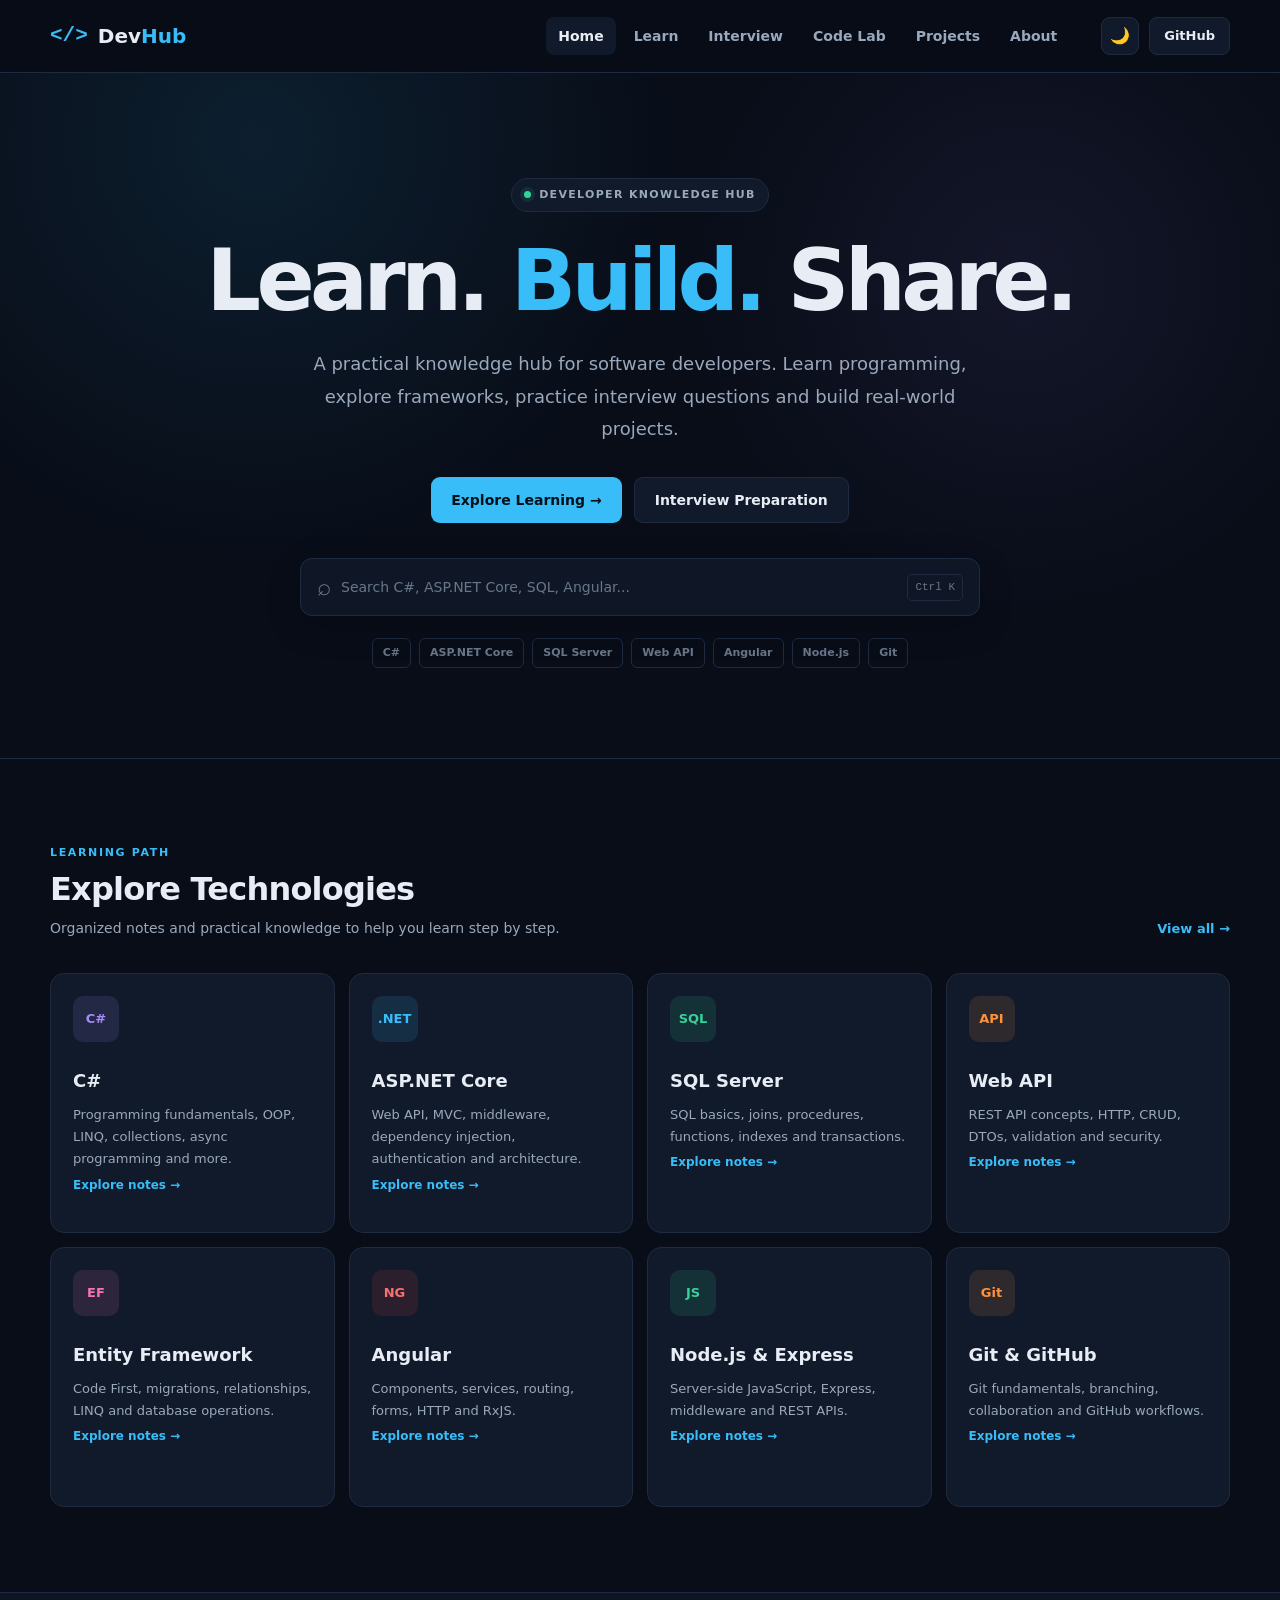
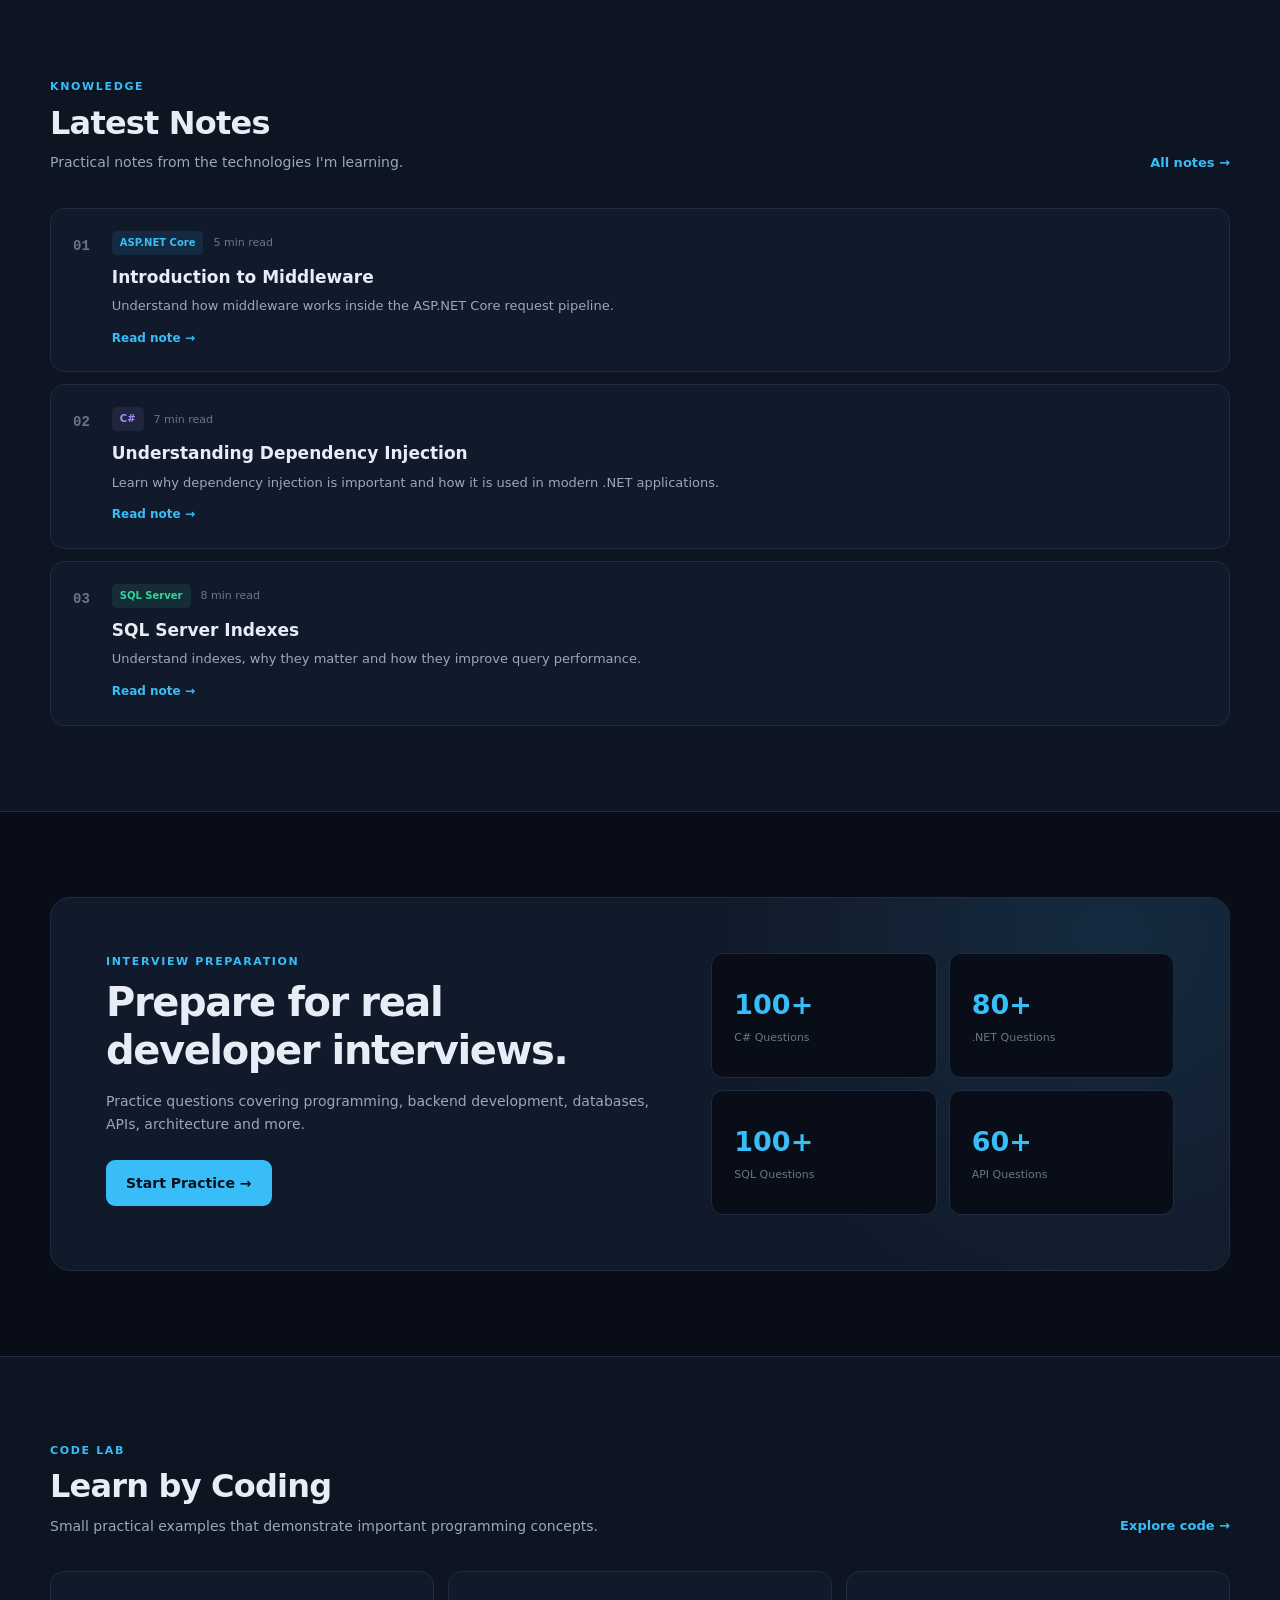
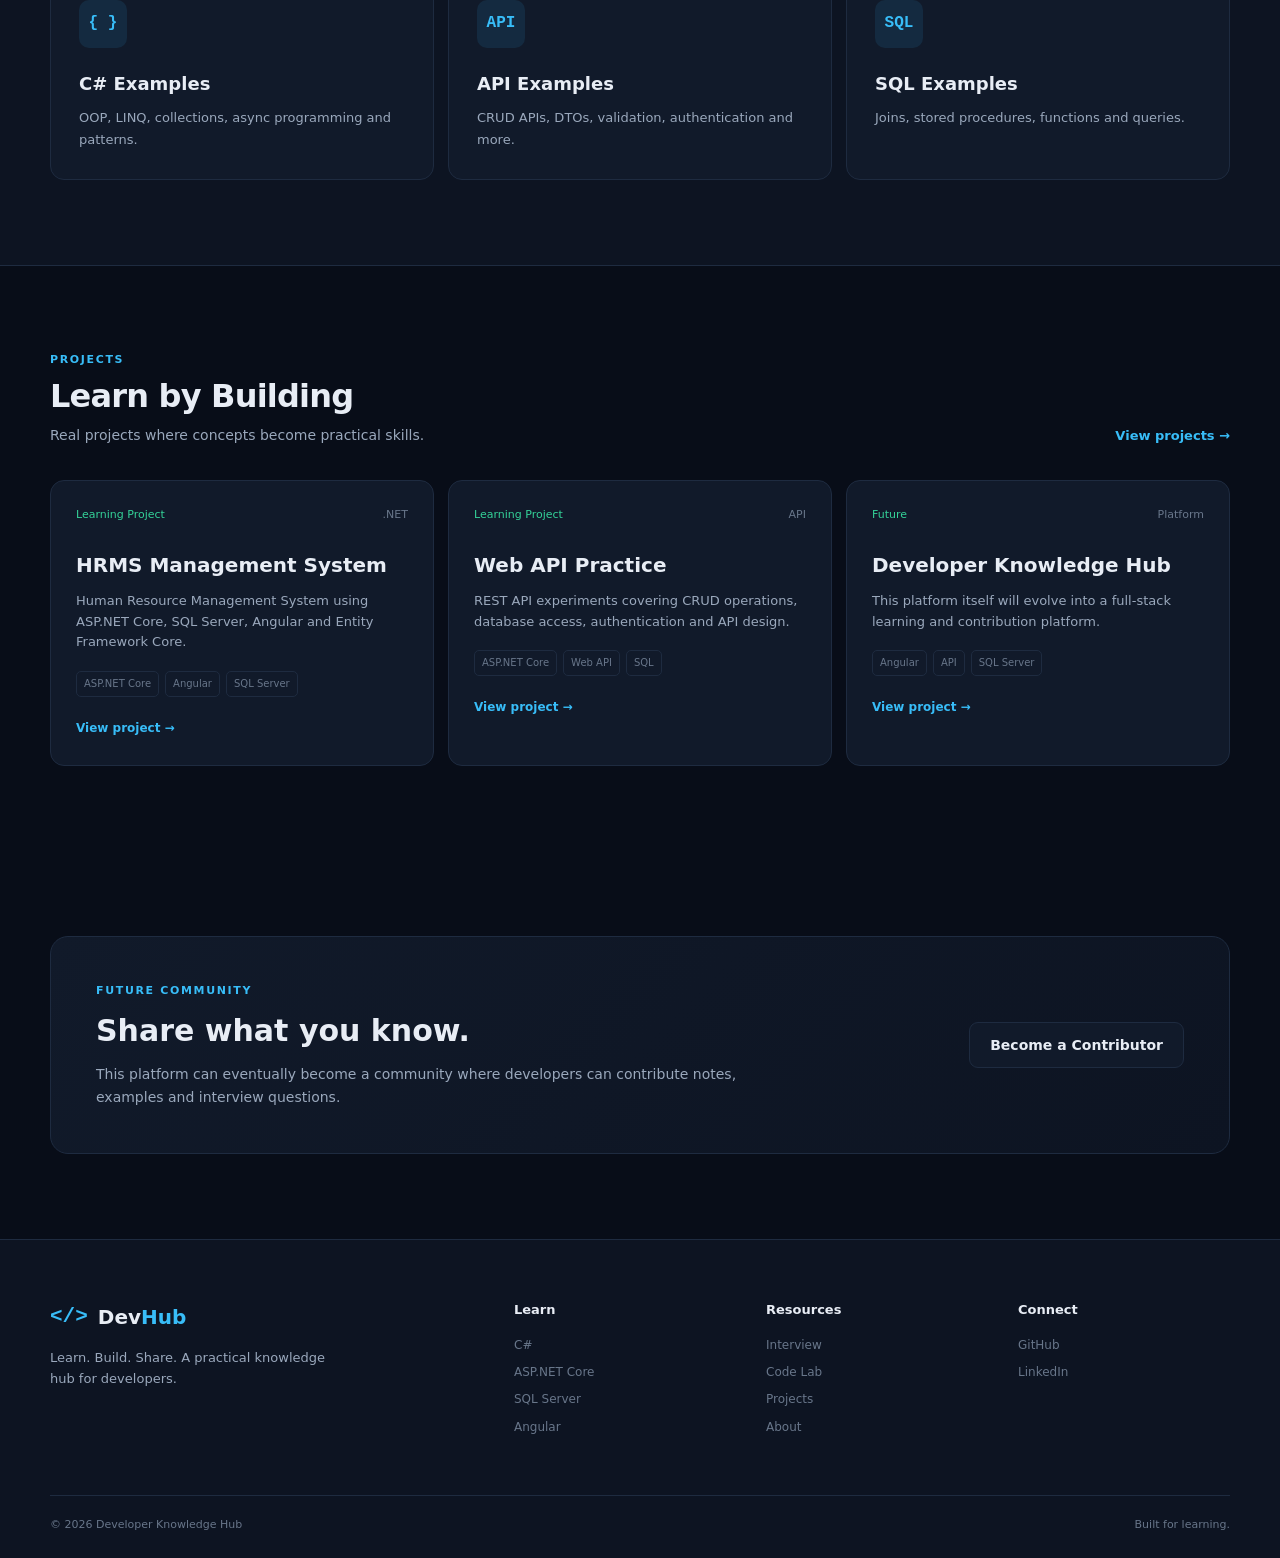
<file: index.html>
<!DOCTYPE html>
<html lang="en">
<head>
    <meta charset="UTF-8">
    <meta name="viewport" content="width=device-width, initial-scale=1.0">

    <meta name="description"
          content="Developer Knowledge Hub - Learn C#, ASP.NET Core, SQL Server, Web API, Angular, Node.js and more.">

    <title>Developer Knowledge Hub | Learn • Build • Share</title>

    <link rel="stylesheet" href="assets/css/style.css">
</head>

<body>

    <!-- =========================
         NAVBAR
    ========================== -->

    <header class="site-header">

        <div class="container nav-container">

            <a href="index.html" class="logo">
                <span class="logo-symbol">&lt;/&gt;</span>
                <span>Dev<span>Hub</span></span>
            </a>

            <button class="mobile-menu-btn"
                    id="mobileMenuBtn"
                    aria-label="Open menu">
                ☰
            </button>

            <nav class="main-nav" id="mainNav">

                <a href="index.html" class="active">Home</a>
                <a href="learn.html">Learn</a>
                <a href="interview.html">Interview</a>
                <a href="code.html">Code Lab</a>
                <a href="projects.html">Projects</a>
                <a href="about.html">About</a>

            </nav>

            <div class="nav-actions">

                <button class="theme-btn"
                        id="themeToggle"
                        title="Toggle theme">
                    🌙
                </button>

                <a href="https://github.com/"
                   target="_blank"
                   class="github-btn">
                    GitHub
                </a>

            </div>

        </div>

    </header>


    <main>

        <!-- =========================
             HERO
        ========================== -->

        <section class="hero">

            <div class="container hero-content">

                <div class="hero-badge">
                    <span class="pulse-dot"></span>
                    DEVELOPER KNOWLEDGE HUB
                </div>

                <h1>
                    Learn.
                    <span>Build.</span>
                    Share.
                </h1>

                <p class="hero-subtitle">

                    A practical knowledge hub for software developers.
                    Learn programming, explore frameworks, practice
                    interview questions and build real-world projects.

                </p>

                <div class="hero-buttons">

                    <a href="learn.html" class="btn btn-primary">
                        Explore Learning →
                    </a>

                    <a href="interview.html" class="btn btn-secondary">
                        Interview Preparation
                    </a>

                </div>


                <!-- Search -->

                <div class="hero-search">

                    <span class="search-icon">⌕</span>

                    <input
                        type="text"
                        id="homeSearch"
                        placeholder="Search C#, ASP.NET Core, SQL, Angular..."
                        autocomplete="off">

                    <kbd>Ctrl K</kbd>

                    <div id="searchResults"
                         class="search-results">
                    </div>

                </div>


                <!-- Technology tags -->

                <div class="technology-tags">

                    <span>C#</span>
                    <span>ASP.NET Core</span>
                    <span>SQL Server</span>
                    <span>Web API</span>
                    <span>Angular</span>
                    <span>Node.js</span>
                    <span>Git</span>

                </div>

            </div>

        </section>


        <!-- =========================
             LEARNING PATH
        ========================== -->

        <section class="section">

            <div class="container">

                <div class="section-heading">

                    <div>

                        <span class="section-label">
                            LEARNING PATH
                        </span>

                        <h2>
                            Explore Technologies
                        </h2>

                        <p>
                            Organized notes and practical knowledge
                            to help you learn step by step.
                        </p>

                    </div>

                    <a href="learn.html"
                       class="text-link">
                        View all →
                    </a>

                </div>


                <div class="topic-grid">


                    <!-- C# -->

                    <a href="topics/csharp.html"
                       class="topic-card">

                        <div class="topic-icon csharp-icon">
                            C#
                        </div>

                        <div class="topic-card-body">

                            <h3>C#</h3>

                            <p>
                                Programming fundamentals,
                                OOP, LINQ, collections,
                                async programming and more.
                            </p>

                            <span class="topic-count">
                                Explore notes →
                            </span>

                        </div>

                    </a>


                    <!-- ASP.NET -->

                    <a href="topics/aspnet-core.html"
                       class="topic-card">

                        <div class="topic-icon dotnet-icon">
                            .NET
                        </div>

                        <div class="topic-card-body">

                            <h3>ASP.NET Core</h3>

                            <p>
                                Web API, MVC, middleware,
                                dependency injection,
                                authentication and architecture.
                            </p>

                            <span class="topic-count">
                                Explore notes →
                            </span>

                        </div>

                    </a>


                    <!-- SQL -->

                    <a href="topics/sql-server.html"
                       class="topic-card">

                        <div class="topic-icon sql-icon">
                            SQL
                        </div>

                        <div class="topic-card-body">

                            <h3>SQL Server</h3>

                            <p>
                                SQL basics, joins, procedures,
                                functions, indexes and transactions.
                            </p>

                            <span class="topic-count">
                                Explore notes →
                            </span>

                        </div>

                    </a>


                    <!-- Web API -->

                    <a href="topics/web-api.html"
                       class="topic-card">

                        <div class="topic-icon api-icon">
                            API
                        </div>

                        <div class="topic-card-body">

                            <h3>Web API</h3>

                            <p>
                                REST API concepts, HTTP,
                                CRUD, DTOs, validation and security.
                            </p>

                            <span class="topic-count">
                                Explore notes →
                            </span>

                        </div>

                    </a>


                    <!-- EF Core -->

                    <a href="topics/entity-framework.html"
                       class="topic-card">

                        <div class="topic-icon ef-icon">
                            EF
                        </div>

                        <div class="topic-card-body">

                            <h3>Entity Framework</h3>

                            <p>
                                Code First, migrations,
                                relationships, LINQ and database operations.
                            </p>

                            <span class="topic-count">
                                Explore notes →
                            </span>

                        </div>

                    </a>


                    <!-- Angular -->

                    <a href="topics/angular.html"
                       class="topic-card">

                        <div class="topic-icon angular-icon">
                            NG
                        </div>

                        <div class="topic-card-body">

                            <h3>Angular</h3>

                            <p>
                                Components, services, routing,
                                forms, HTTP and RxJS.
                            </p>

                            <span class="topic-count">
                                Explore notes →
                            </span>

                        </div>

                    </a>


                    <!-- Node -->

                    <a href="topics/nodejs.html"
                       class="topic-card">

                        <div class="topic-icon node-icon">
                            JS
                        </div>

                        <div class="topic-card-body">

                            <h3>Node.js & Express</h3>

                            <p>
                                Server-side JavaScript,
                                Express, middleware and REST APIs.
                            </p>

                            <span class="topic-count">
                                Explore notes →
                            </span>

                        </div>

                    </a>


                    <!-- Git -->

                    <a href="topics/git-github.html"
                       class="topic-card">

                        <div class="topic-icon git-icon">
                            Git
                        </div>

                        <div class="topic-card-body">

                            <h3>Git & GitHub</h3>

                            <p>
                                Git fundamentals, branching,
                                collaboration and GitHub workflows.
                            </p>

                            <span class="topic-count">
                                Explore notes →
                            </span>

                        </div>

                    </a>

                </div>

            </div>

        </section>


        <!-- =========================
             LATEST NOTES
        ========================== -->

        <section class="section section-alt">

            <div class="container">

                <div class="section-heading">

                    <div>

                        <span class="section-label">
                            KNOWLEDGE
                        </span>

                        <h2>
                            Latest Notes
                        </h2>

                        <p>
                            Practical notes from the technologies I'm learning.
                        </p>

                    </div>

                    <a href="learn.html"
                       class="text-link">
                        All notes →
                    </a>

                </div>


                <div class="notes-list">


                    <article class="note-card">

                        <div class="note-number">
                            01
                        </div>

                        <div class="note-content">

                            <div class="note-meta">
                                <span class="tag tag-blue">
                                    ASP.NET Core
                                </span>

                                <span>
                                    5 min read
                                </span>
                            </div>

                            <h3>
                                Introduction to Middleware
                            </h3>

                            <p>
                                Understand how middleware works inside
                                the ASP.NET Core request pipeline.
                            </p>

                            <a href="topics/aspnet-core.html">
                                Read note →
                            </a>

                        </div>

                    </article>


                    <article class="note-card">

                        <div class="note-number">
                            02
                        </div>

                        <div class="note-content">

                            <div class="note-meta">

                                <span class="tag tag-purple">
                                    C#
                                </span>

                                <span>
                                    7 min read
                                </span>

                            </div>

                            <h3>
                                Understanding Dependency Injection
                            </h3>

                            <p>
                                Learn why dependency injection is important
                                and how it is used in modern .NET applications.
                            </p>

                            <a href="topics/csharp.html">
                                Read note →
                            </a>

                        </div>

                    </article>


                    <article class="note-card">

                        <div class="note-number">
                            03
                        </div>

                        <div class="note-content">

                            <div class="note-meta">

                                <span class="tag tag-green">
                                    SQL Server
                                </span>

                                <span>
                                    8 min read
                                </span>

                            </div>

                            <h3>
                                SQL Server Indexes
                            </h3>

                            <p>
                                Understand indexes, why they matter
                                and how they improve query performance.
                            </p>

                            <a href="topics/sql-server.html">
                                Read note →
                            </a>

                        </div>

                    </article>


                </div>

            </div>

        </section>


        <!-- =========================
             INTERVIEW
        ========================== -->

        <section class="section">

            <div class="container">

                <div class="interview-banner">

                    <div class="interview-content">

                        <span class="section-label">
                            INTERVIEW PREPARATION
                        </span>

                        <h2>
                            Prepare for real
                            developer interviews.
                        </h2>

                        <p>
                            Practice questions covering programming,
                            backend development, databases, APIs,
                            architecture and more.
                        </p>

                        <a href="interview.html"
                           class="btn btn-primary">
                            Start Practice →
                        </a>

                    </div>


                    <div class="interview-topics">

                        <div>
                            <strong>100+</strong>
                            <span>C# Questions</span>
                        </div>

                        <div>
                            <strong>80+</strong>
                            <span>.NET Questions</span>
                        </div>

                        <div>
                            <strong>100+</strong>
                            <span>SQL Questions</span>
                        </div>

                        <div>
                            <strong>60+</strong>
                            <span>API Questions</span>
                        </div>

                    </div>

                </div>

            </div>

        </section>


        <!-- =========================
             CODE LAB
        ========================== -->

        <section class="section section-alt">

            <div class="container">

                <div class="section-heading">

                    <div>

                        <span class="section-label">
                            CODE LAB
                        </span>

                        <h2>
                            Learn by Coding
                        </h2>

                        <p>
                            Small practical examples that demonstrate
                            important programming concepts.
                        </p>

                    </div>

                    <a href="code.html"
                       class="text-link">
                        Explore code →
                    </a>

                </div>


                <div class="code-grid">

                    <a href="code.html"
                       class="code-card">

                        <div class="code-card-icon">
                            { }
                        </div>

                        <h3>
                            C# Examples
                        </h3>

                        <p>
                            OOP, LINQ, collections,
                            async programming and patterns.
                        </p>

                    </a>


                    <a href="code.html"
                       class="code-card">

                        <div class="code-card-icon">
                            API
                        </div>

                        <h3>
                            API Examples
                        </h3>

                        <p>
                            CRUD APIs, DTOs, validation,
                            authentication and more.
                        </p>

                    </a>


                    <a href="code.html"
                       class="code-card">

                        <div class="code-card-icon">
                            SQL
                        </div>

                        <h3>
                            SQL Examples
                        </h3>

                        <p>
                            Joins, stored procedures,
                            functions and queries.
                        </p>

                    </a>

                </div>

            </div>

        </section>


        <!-- =========================
             PROJECTS
        ========================== -->

        <section class="section">

            <div class="container">

                <div class="section-heading">

                    <div>

                        <span class="section-label">
                            PROJECTS
                        </span>

                        <h2>
                            Learn by Building
                        </h2>

                        <p>
                            Real projects where concepts become practical skills.
                        </p>

                    </div>

                    <a href="projects.html"
                       class="text-link">
                        View projects →
                    </a>

                </div>


                <div class="project-grid">


                    <article class="project-card">

                        <div class="project-top">

                            <span class="project-status">
                                Learning Project
                            </span>

                            <span>
                                .NET
                            </span>

                        </div>

                        <h3>
                            HRMS Management System
                        </h3>

                        <p>
                            Human Resource Management System
                            using ASP.NET Core, SQL Server,
                            Angular and Entity Framework Core.
                        </p>

                        <div class="project-tags">

                            <span>ASP.NET Core</span>
                            <span>Angular</span>
                            <span>SQL Server</span>

                        </div>

                        <a href="projects.html">
                            View project →
                        </a>

                    </article>


                    <article class="project-card">

                        <div class="project-top">

                            <span class="project-status">
                                Learning Project
                            </span>

                            <span>
                                API
                            </span>

                        </div>

                        <h3>
                            Web API Practice
                        </h3>

                        <p>
                            REST API experiments covering
                            CRUD operations, database access,
                            authentication and API design.
                        </p>

                        <div class="project-tags">

                            <span>ASP.NET Core</span>
                            <span>Web API</span>
                            <span>SQL</span>

                        </div>

                        <a href="projects.html">
                            View project →
                        </a>

                    </article>


                    <article class="project-card">

                        <div class="project-top">

                            <span class="project-status">
                                Future
                            </span>

                            <span>
                                Platform
                            </span>

                        </div>

                        <h3>
                            Developer Knowledge Hub
                        </h3>

                        <p>
                            This platform itself will evolve into
                            a full-stack learning and contribution platform.
                        </p>

                        <div class="project-tags">

                            <span>Angular</span>
                            <span>API</span>
                            <span>SQL Server</span>

                        </div>

                        <a href="projects.html">
                            View project →
                        </a>

                    </article>


                </div>

            </div>

        </section>


        <!-- =========================
             CONTRIBUTION CTA
        ========================== -->

        <section class="section">

            <div class="container">

                <div class="contribute-card">

                    <div>

                        <span class="section-label">
                            FUTURE COMMUNITY
                        </span>

                        <h2>
                            Share what you know.
                        </h2>

                        <p>
                            This platform can eventually become a
                            community where developers can contribute
                            notes, examples and interview questions.
                        </p>

                    </div>

                    <button class="btn btn-secondary"
                            onclick="showComingSoon()">
                        Become a Contributor
                    </button>

                </div>

            </div>

        </section>

    </main>


    <!-- =========================
         FOOTER
    ========================== -->

    <footer class="site-footer">

        <div class="container">

            <div class="footer-grid">

                <div>

                    <a href="index.html"
                       class="logo footer-logo">

                        <span class="logo-symbol">
                            &lt;/&gt;
                        </span>

                        <span>
                            Dev<span>Hub</span>
                        </span>

                    </a>

                    <p class="footer-description">
                        Learn. Build. Share.
                        A practical knowledge hub for developers.
                    </p>

                </div>


                <div>

                    <h4>
                        Learn
                    </h4>

                    <a href="topics/csharp.html">
                        C#
                    </a>

                    <a href="topics/aspnet-core.html">
                        ASP.NET Core
                    </a>

                    <a href="topics/sql-server.html">
                        SQL Server
                    </a>

                    <a href="topics/angular.html">
                        Angular
                    </a>

                </div>


                <div>

                    <h4>
                        Resources
                    </h4>

                    <a href="interview.html">
                        Interview
                    </a>

                    <a href="code.html">
                        Code Lab
                    </a>

                    <a href="projects.html">
                        Projects
                    </a>

                    <a href="about.html">
                        About
                    </a>

                </div>


                <div>

                    <h4>
                        Connect
                    </h4>

                    <a href="https://github.com/kayumsntx"
                       target="_blank">
                        GitHub
                    </a>

                    <a href="#">
                        LinkedIn
                    </a>

                </div>

            </div>


            <div class="footer-bottom">

                <span>
                    © <span id="currentYear"></span>
                    Developer Knowledge Hub
                </span>

                <span>
                    Built for learning.
                </span>

            </div>

        </div>

    </footer>


    <script src="assets/js/app.js"></script>

</body>
</html>
</file>
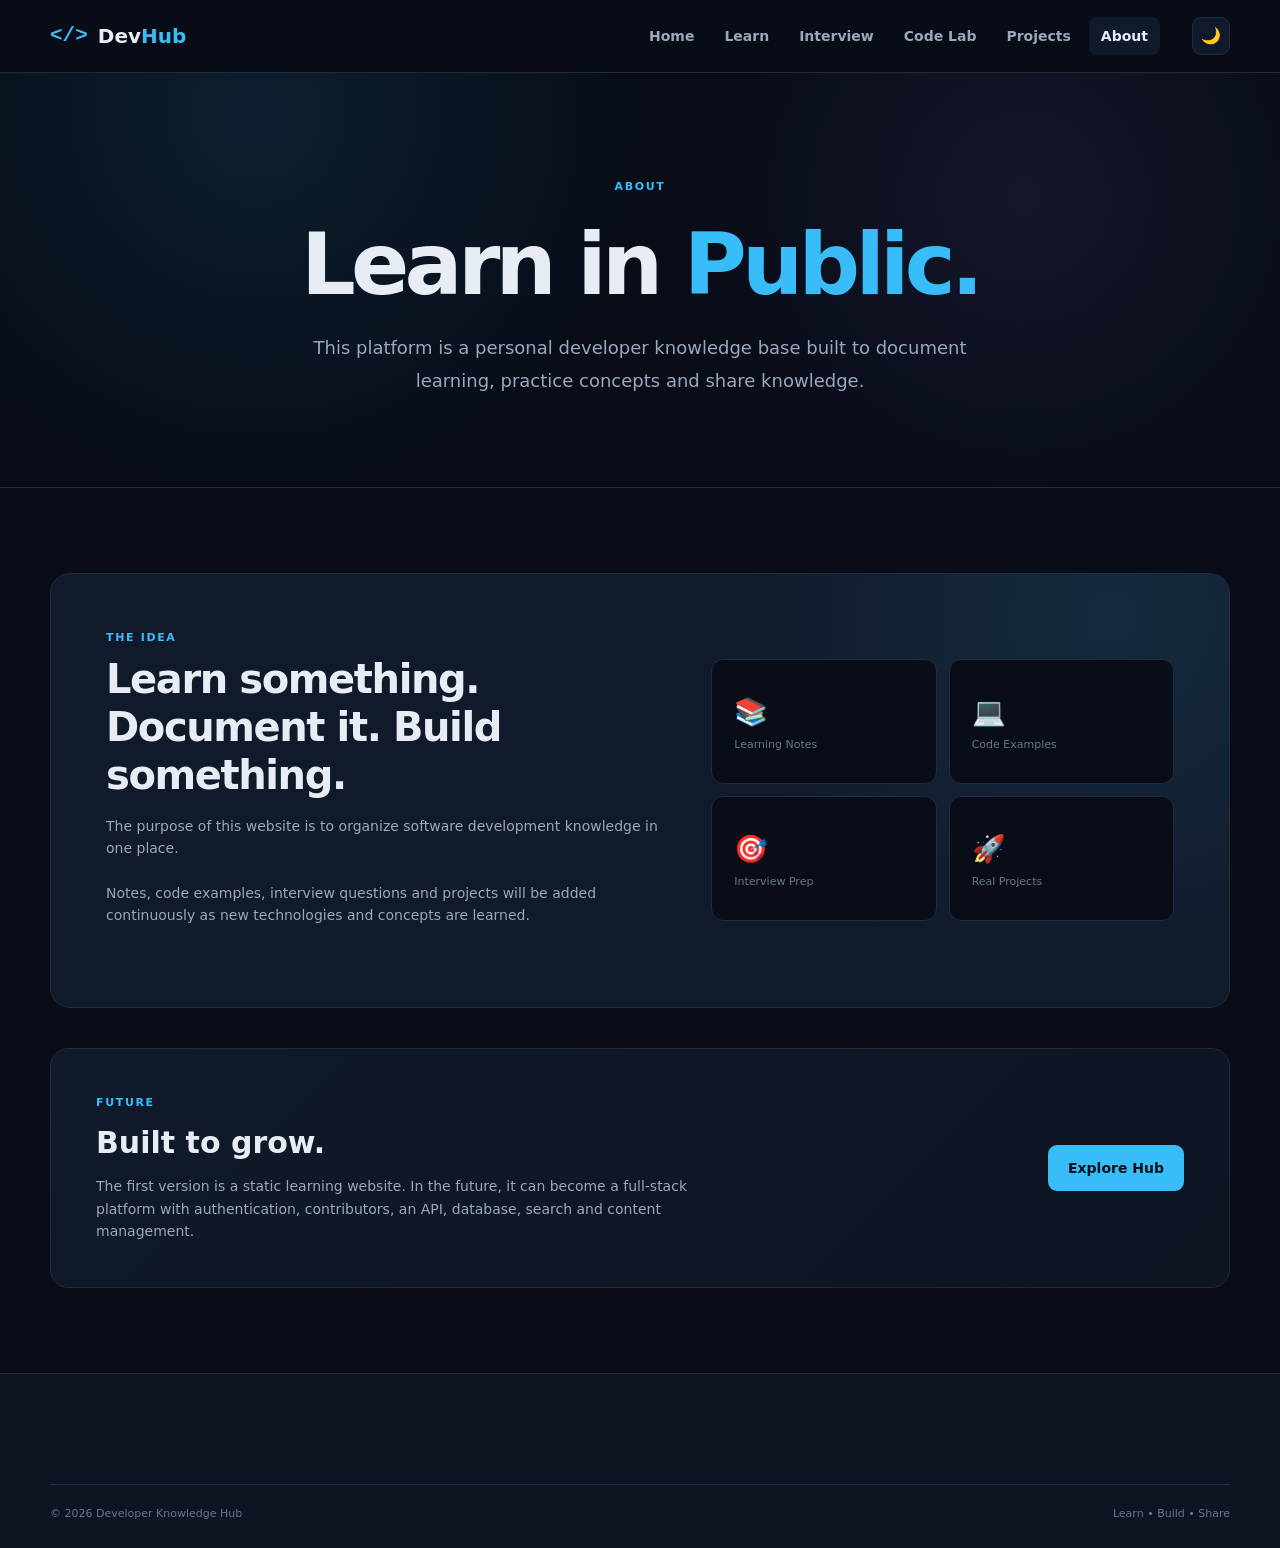
<file: about.html>
<!DOCTYPE html>
<html lang="en">

<head>

    <meta charset="UTF-8">

    <meta name="viewport"
          content="width=device-width, initial-scale=1.0">

    <title>About | Developer Knowledge Hub</title>

    <link rel="stylesheet"
          href="assets/css/style.css">

</head>


<body>


<header class="site-header">

    <div class="container nav-container">

        <a href="index.html"
           class="logo">

            <span class="logo-symbol">
                &lt;/&gt;
            </span>

            <span>
                Dev<span>Hub</span>
            </span>

        </a>


        <button class="mobile-menu-btn"
                id="mobileMenuBtn">
            ☰
        </button>


        <nav class="main-nav"
             id="mainNav">

            <a href="index.html">Home</a>

            <a href="learn.html">Learn</a>

            <a href="interview.html">Interview</a>

            <a href="code.html">Code Lab</a>

            <a href="projects.html">Projects</a>

            <a href="about.html"
               class="active">
                About
            </a>

        </nav>


        <div class="nav-actions">

            <button class="theme-btn"
                    id="themeToggle">
                🌙
            </button>

        </div>

    </div>

</header>


<main>


<section class="hero">

    <div class="container hero-content">

        <span class="section-label">
            ABOUT
        </span>

        <h1>
            Learn in <span>Public.</span>
        </h1>

        <p class="hero-subtitle">

            This platform is a personal developer
            knowledge base built to document learning,
            practice concepts and share knowledge.

        </p>

    </div>

</section>


<section class="section">

    <div class="container">


        <div class="interview-banner">

            <div class="interview-content">

                <span class="section-label">
                    THE IDEA
                </span>

                <h2>
                    Learn something.
                    Document it.
                    Build something.
                </h2>

                <p>

                    The purpose of this website is to organize
                    software development knowledge in one place.

                    <br><br>

                    Notes, code examples, interview questions
                    and projects will be added continuously
                    as new technologies and concepts are learned.

                </p>

            </div>


            <div class="interview-topics">

                <div>

                    <strong>
                        📚
                    </strong>

                    <span>
                        Learning Notes
                    </span>

                </div>

                <div>

                    <strong>
                        💻
                    </strong>

                    <span>
                        Code Examples
                    </span>

                </div>

                <div>

                    <strong>
                        🎯
                    </strong>

                    <span>
                        Interview Prep
                    </span>

                </div>

                <div>

                    <strong>
                        🚀
                    </strong>

                    <span>
                        Real Projects
                    </span>

                </div>

            </div>

        </div>


        <div style="height:40px"></div>


        <div class="contribute-card">

            <div>

                <span class="section-label">
                    FUTURE
                </span>

                <h2>
                    Built to grow.
                </h2>

                <p>

                    The first version is a static learning website.
                    In the future, it can become a full-stack platform
                    with authentication, contributors, an API,
                    database, search and content management.

                </p>

            </div>

            <a href="index.html"
               class="btn btn-primary">
                Explore Hub
            </a>

        </div>


    </div>

</section>


</main>


<footer class="site-footer">

    <div class="container">

        <div class="footer-bottom">

            <span>
                © <span id="currentYear"></span>
                Developer Knowledge Hub
            </span>

            <span>
                Learn • Build • Share
            </span>

        </div>

    </div>

</footer>


<script src="assets/js/app.js"></script>

</body>
</html>
</file>
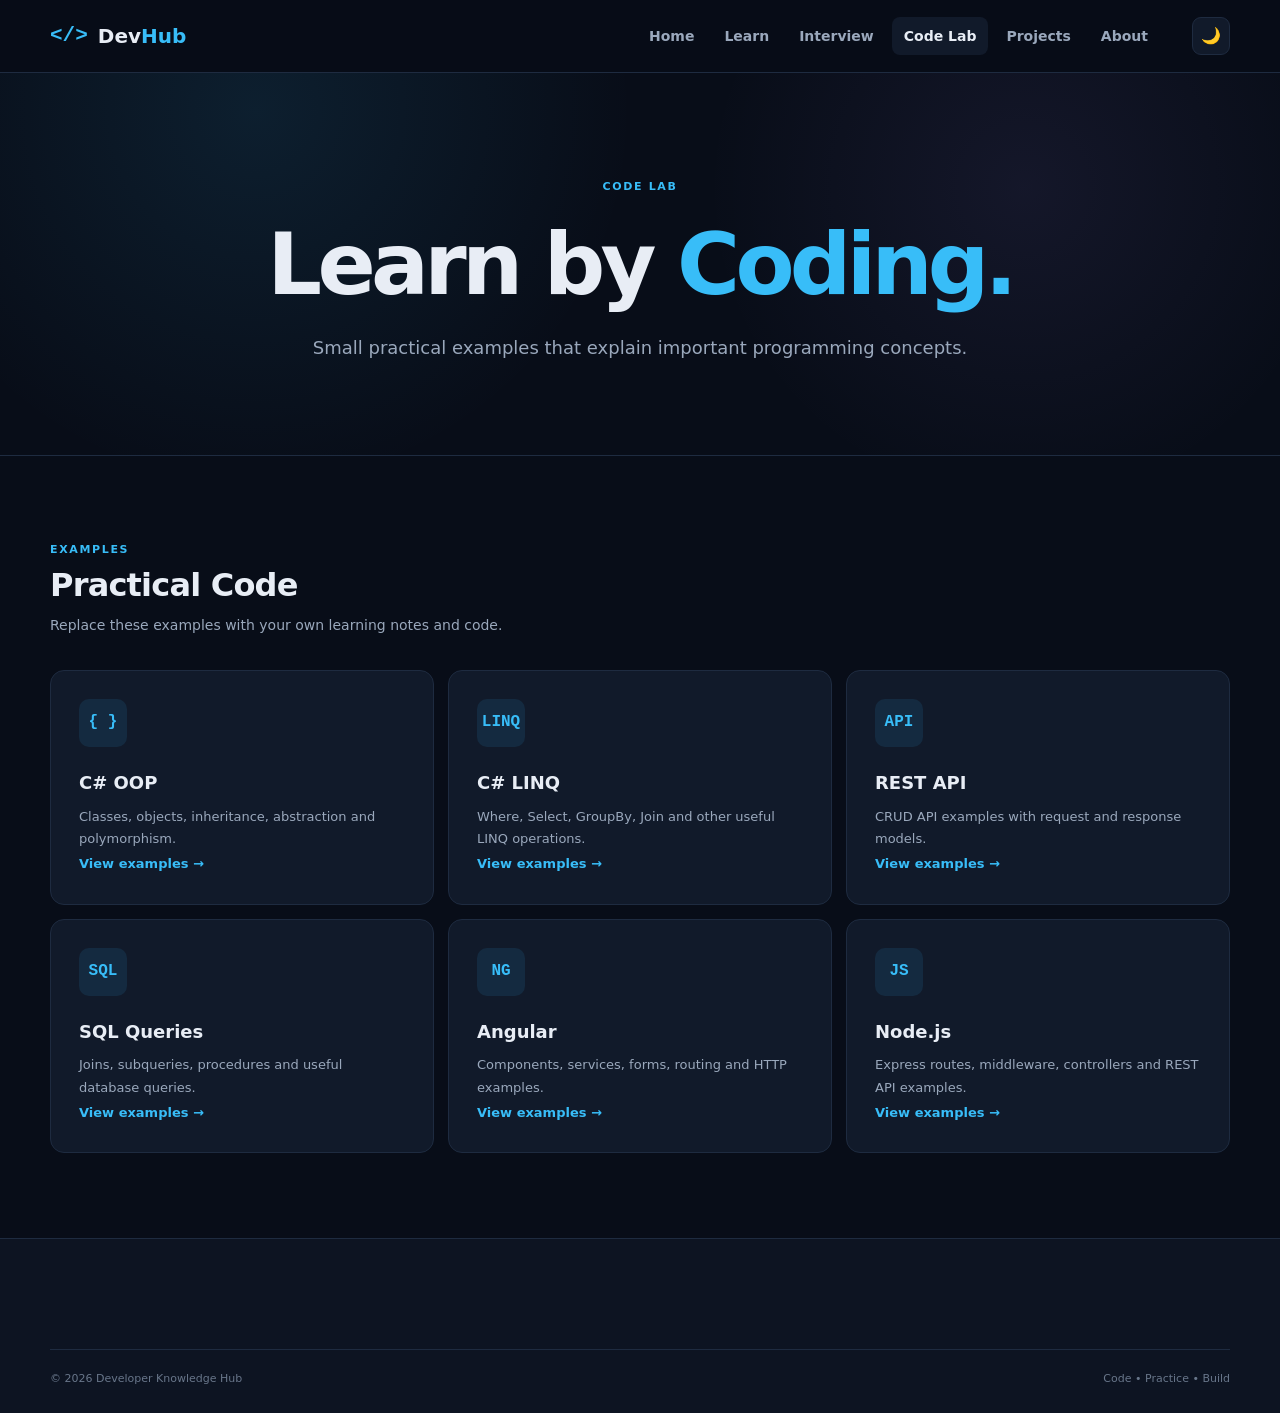
<file: code.html>
<!DOCTYPE html>
<html lang="en">

<head>

    <meta charset="UTF-8">

    <meta name="viewport"
          content="width=device-width, initial-scale=1.0">

    <title>Code Lab | Developer Knowledge Hub</title>

    <link rel="stylesheet"
          href="assets/css/style.css">

</head>


<body>


<header class="site-header">

    <div class="container nav-container">

        <a href="index.html"
           class="logo">

            <span class="logo-symbol">
                &lt;/&gt;
            </span>

            <span>
                Dev<span>Hub</span>
            </span>

        </a>


        <button class="mobile-menu-btn"
                id="mobileMenuBtn">
            ☰
        </button>


        <nav class="main-nav"
             id="mainNav">

            <a href="index.html">Home</a>

            <a href="learn.html">Learn</a>

            <a href="interview.html">Interview</a>

            <a href="code.html"
               class="active">
                Code Lab
            </a>

            <a href="projects.html">Projects</a>

            <a href="about.html">About</a>

        </nav>


        <div class="nav-actions">

            <button class="theme-btn"
                    id="themeToggle">
                🌙
            </button>

        </div>

    </div>

</header>


<main>


<section class="hero">

    <div class="container hero-content">

        <span class="section-label">
            CODE LAB
        </span>

        <h1>
            Learn by <span>Coding.</span>
        </h1>

        <p class="hero-subtitle">

            Small practical examples that explain
            important programming concepts.

        </p>

    </div>

</section>


<section class="section">

    <div class="container">


        <div class="section-heading">

            <div>

                <span class="section-label">
                    EXAMPLES
                </span>

                <h2>
                    Practical Code
                </h2>

                <p>
                    Replace these examples with your
                    own learning notes and code.
                </p>

            </div>

        </div>


        <div class="code-grid">


            <article class="code-card">

                <div class="code-card-icon">
                    { }
                </div>

                <h3>
                    C# OOP
                </h3>

                <p>
                    Classes, objects, inheritance,
                    abstraction and polymorphism.
                </p>

                <a href="topics/csharp.html"
                   class="text-link">
                    View examples →
                </a>

            </article>


            <article class="code-card">

                <div class="code-card-icon">
                    LINQ
                </div>

                <h3>
                    C# LINQ
                </h3>

                <p>
                    Where, Select, GroupBy,
                    Join and other useful LINQ operations.
                </p>

                <a href="topics/csharp.html"
                   class="text-link">
                    View examples →
                </a>

            </article>


            <article class="code-card">

                <div class="code-card-icon">
                    API
                </div>

                <h3>
                    REST API
                </h3>

                <p>
                    CRUD API examples with
                    request and response models.
                </p>

                <a href="topics/web-api.html"
                   class="text-link">
                    View examples →
                </a>

            </article>


            <article class="code-card">

                <div class="code-card-icon">
                    SQL
                </div>

                <h3>
                    SQL Queries
                </h3>

                <p>
                    Joins, subqueries,
                    procedures and useful database queries.
                </p>

                <a href="topics/sql-server.html"
                   class="text-link">
                    View examples →
                </a>

            </article>


            <article class="code-card">

                <div class="code-card-icon">
                    NG
                </div>

                <h3>
                    Angular
                </h3>

                <p>
                    Components, services,
                    forms, routing and HTTP examples.
                </p>

                <a href="topics/angular.html"
                   class="text-link">
                    View examples →
                </a>

            </article>


            <article class="code-card">

                <div class="code-card-icon">
                    JS
                </div>

                <h3>
                    Node.js
                </h3>

                <p>
                    Express routes, middleware,
                    controllers and REST API examples.
                </p>

                <a href="topics/nodejs.html"
                   class="text-link">
                    View examples →
                </a>

            </article>


        </div>


    </div>

</section>


</main>


<footer class="site-footer">

    <div class="container">

        <div class="footer-bottom">

            <span>
                © <span id="currentYear"></span>
                Developer Knowledge Hub
            </span>

            <span>
                Code • Practice • Build
            </span>

        </div>

    </div>

</footer>


<script src="assets/js/app.js"></script>

</body>
</html>
</file>
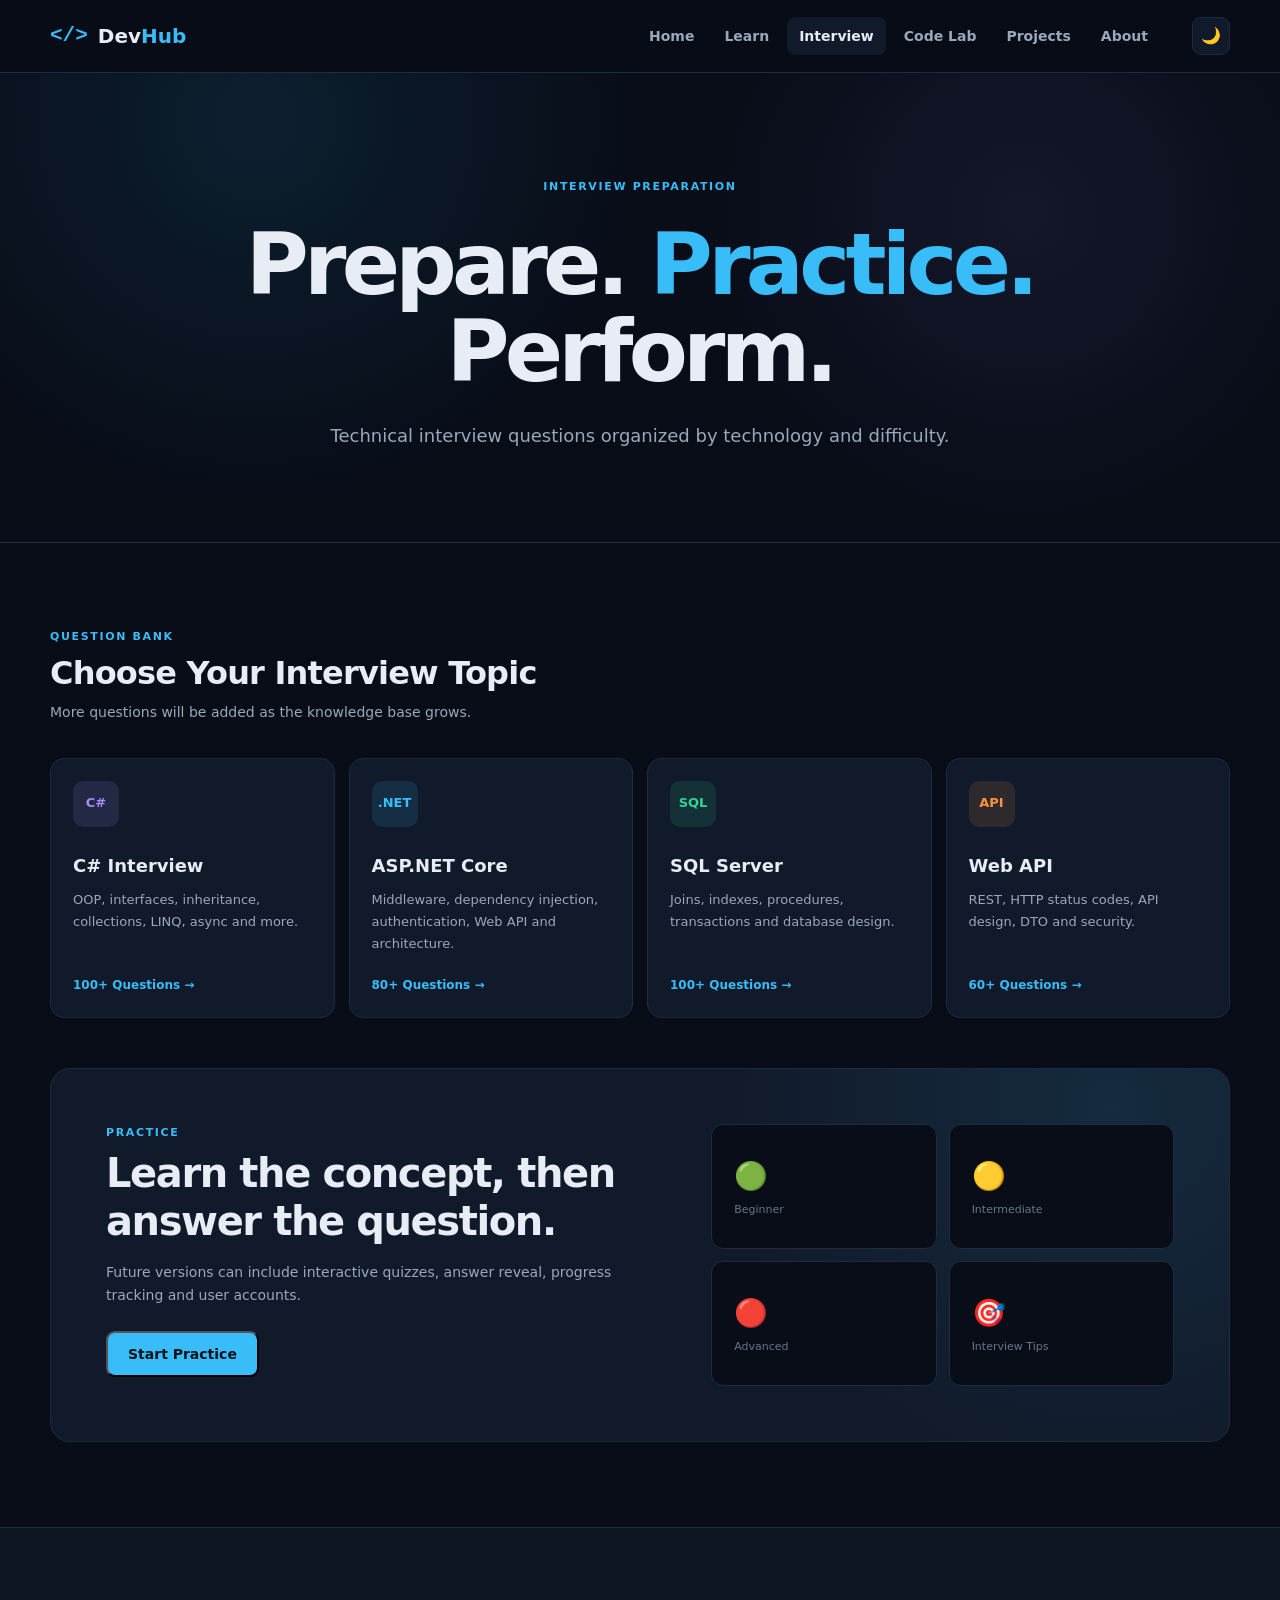
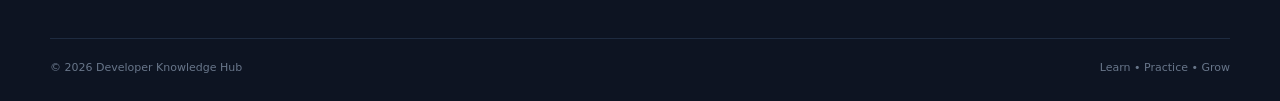
<file: interview.html>
<!DOCTYPE html>
<html lang="en">

<head>

    <meta charset="UTF-8">

    <meta name="viewport"
          content="width=device-width, initial-scale=1.0">

    <title>Interview Preparation | Developer Knowledge Hub</title>

    <link rel="stylesheet"
          href="assets/css/style.css">

</head>


<body>


<header class="site-header">

    <div class="container nav-container">

        <a href="index.html"
           class="logo">

            <span class="logo-symbol">
                &lt;/&gt;
            </span>

            <span>
                Dev<span>Hub</span>
            </span>

        </a>


        <button class="mobile-menu-btn"
                id="mobileMenuBtn">
            ☰
        </button>


        <nav class="main-nav"
             id="mainNav">

            <a href="index.html">
                Home
            </a>

            <a href="learn.html">
                Learn
            </a>

            <a href="interview.html"
               class="active">
                Interview
            </a>

            <a href="code.html">
                Code Lab
            </a>

            <a href="projects.html">
                Projects
            </a>

            <a href="about.html">
                About
            </a>

        </nav>


        <div class="nav-actions">

            <button class="theme-btn"
                    id="themeToggle">
                🌙
            </button>

        </div>

    </div>

</header>


<main>


<section class="hero">

    <div class="container hero-content">

        <span class="section-label">
            INTERVIEW PREPARATION
        </span>

        <h1>
            Prepare. <span>Practice.</span> Perform.
        </h1>

        <p class="hero-subtitle">

            Technical interview questions
            organized by technology and difficulty.

        </p>

    </div>

</section>


<section class="section">

    <div class="container">


        <div class="section-heading">

            <div>

                <span class="section-label">
                    QUESTION BANK
                </span>

                <h2>
                    Choose Your Interview Topic
                </h2>

                <p>
                    More questions will be added as the
                    knowledge base grows.
                </p>

            </div>

        </div>


        <div class="topic-grid">


            <article class="topic-card">

                <div class="topic-icon csharp-icon">
                    C#
                </div>

                <h3>
                    C# Interview
                </h3>

                <p>
                    OOP, interfaces, inheritance,
                    collections, LINQ, async and more.
                </p>

                <span class="topic-count">
                    100+ Questions →
                </span>

            </article>


            <article class="topic-card">

                <div class="topic-icon dotnet-icon">
                    .NET
                </div>

                <h3>
                    ASP.NET Core
                </h3>

                <p>
                    Middleware, dependency injection,
                    authentication, Web API and architecture.
                </p>

                <span class="topic-count">
                    80+ Questions →
                </span>

            </article>


            <article class="topic-card">

                <div class="topic-icon sql-icon">
                    SQL
                </div>

                <h3>
                    SQL Server
                </h3>

                <p>
                    Joins, indexes, procedures,
                    transactions and database design.
                </p>

                <span class="topic-count">
                    100+ Questions →
                </span>

            </article>


            <article class="topic-card">

                <div class="topic-icon api-icon">
                    API
                </div>

                <h3>
                    Web API
                </h3>

                <p>
                    REST, HTTP status codes,
                    API design, DTO and security.
                </p>

                <span class="topic-count">
                    60+ Questions →
                </span>

            </article>


        </div>


        <div style="height:50px"></div>


        <div class="interview-banner">

            <div class="interview-content">

                <span class="section-label">
                    PRACTICE
                </span>

                <h2>
                    Learn the concept,
                    then answer the question.
                </h2>

                <p>
                    Future versions can include
                    interactive quizzes, answer reveal,
                    progress tracking and user accounts.
                </p>

                <button class="btn btn-primary"
                        onclick="showComingSoon()">
                    Start Practice
                </button>

            </div>


            <div class="interview-topics">

                <div>
                    <strong>🟢</strong>
                    <span>Beginner</span>
                </div>

                <div>
                    <strong>🟡</strong>
                    <span>Intermediate</span>
                </div>

                <div>
                    <strong>🔴</strong>
                    <span>Advanced</span>
                </div>

                <div>
                    <strong>🎯</strong>
                    <span>Interview Tips</span>
                </div>

            </div>

        </div>


    </div>

</section>


</main>


<footer class="site-footer">

    <div class="container">

        <div class="footer-bottom">

            <span>
                © <span id="currentYear"></span>
                Developer Knowledge Hub
            </span>

            <span>
                Learn • Practice • Grow
            </span>

        </div>

    </div>

</footer>


<script src="assets/js/app.js"></script>

</body>
</html>
</file>
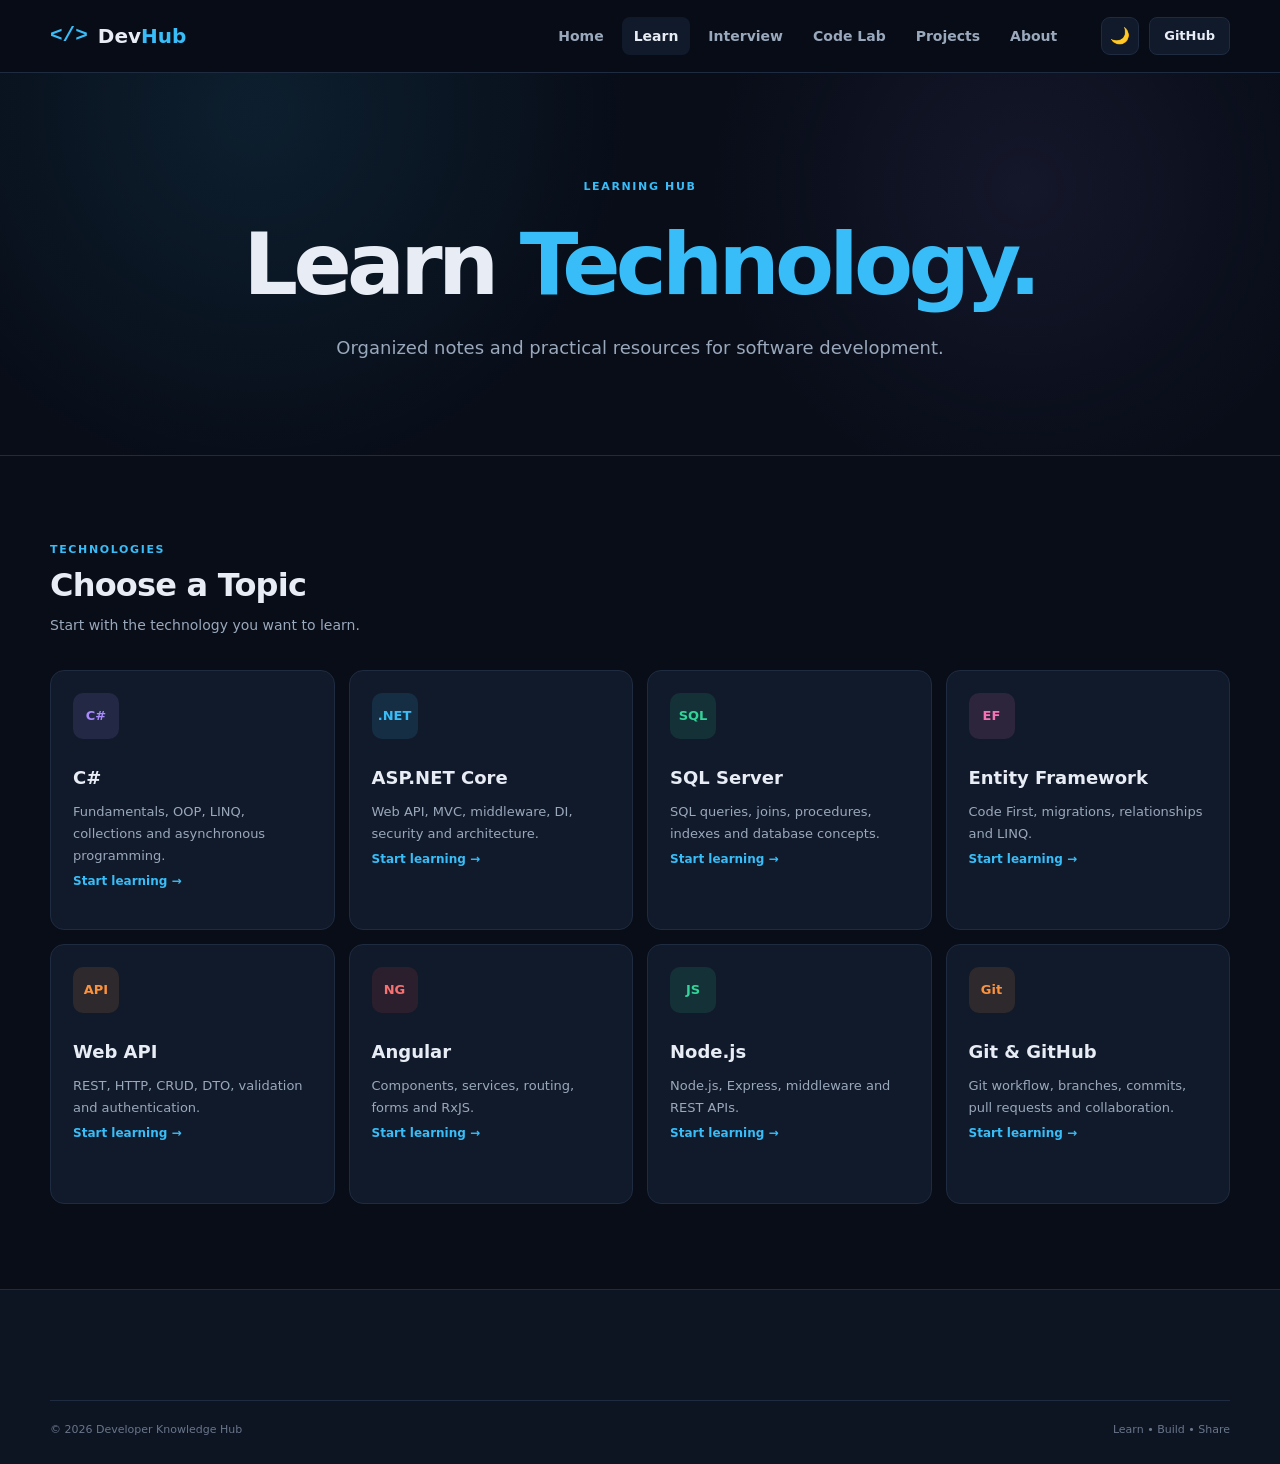
<file: learn.html>
<!DOCTYPE html>
<html lang="en">

<head>

    <meta charset="UTF-8">

    <meta name="viewport"
          content="width=device-width, initial-scale=1.0">

    <meta name="description"
          content="Developer Knowledge Hub learning resources.">

    <title>Learn | Developer Knowledge Hub</title>

    <link rel="stylesheet"
          href="assets/css/style.css">

</head>


<body>


<header class="site-header">

    <div class="container nav-container">

        <a href="index.html"
           class="logo">

            <span class="logo-symbol">
                &lt;/&gt;
            </span>

            <span>
                Dev<span>Hub</span>
            </span>

        </a>


        <button class="mobile-menu-btn"
                id="mobileMenuBtn">
            ☰
        </button>


        <nav class="main-nav"
             id="mainNav">

            <a href="index.html">
                Home
            </a>

            <a href="learn.html"
               class="active">
                Learn
            </a>

            <a href="interview.html">
                Interview
            </a>

            <a href="code.html">
                Code Lab
            </a>

            <a href="projects.html">
                Projects
            </a>

            <a href="about.html">
                About
            </a>

        </nav>


        <div class="nav-actions">

            <button class="theme-btn"
                    id="themeToggle">
                🌙
            </button>

            <a href="https://github.com/"
               target="_blank"
               class="github-btn">
                GitHub
            </a>

        </div>

    </div>

</header>


<main>

    <section class="hero">

        <div class="container hero-content">

            <span class="section-label">
                LEARNING HUB
            </span>

            <h1>
                Learn <span>Technology.</span>
            </h1>

            <p class="hero-subtitle">

                Organized notes and practical resources
                for software development.

            </p>

        </div>

    </section>


    <section class="section">

        <div class="container">

            <div class="section-heading">

                <div>

                    <span class="section-label">
                        TECHNOLOGIES
                    </span>

                    <h2>
                        Choose a Topic
                    </h2>

                    <p>
                        Start with the technology you want to learn.
                    </p>

                </div>

            </div>


            <div class="topic-grid">


                <a href="topics/csharp.html"
                   class="topic-card">

                    <div class="topic-icon csharp-icon">
                        C#
                    </div>

                    <div class="topic-card-body">

                        <h3>C#</h3>

                        <p>
                            Fundamentals, OOP, LINQ,
                            collections and asynchronous programming.
                        </p>

                        <span class="topic-count">
                            Start learning →
                        </span>

                    </div>

                </a>


                <a href="topics/aspnet-core.html"
                   class="topic-card">

                    <div class="topic-icon dotnet-icon">
                        .NET
                    </div>

                    <div class="topic-card-body">

                        <h3>ASP.NET Core</h3>

                        <p>
                            Web API, MVC, middleware,
                            DI, security and architecture.
                        </p>

                        <span class="topic-count">
                            Start learning →
                        </span>

                    </div>

                </a>


                <a href="topics/sql-server.html"
                   class="topic-card">

                    <div class="topic-icon sql-icon">
                        SQL
                    </div>

                    <div class="topic-card-body">

                        <h3>SQL Server</h3>

                        <p>
                            SQL queries, joins, procedures,
                            indexes and database concepts.
                        </p>

                        <span class="topic-count">
                            Start learning →
                        </span>

                    </div>

                </a>


                <a href="topics/entity-framework.html"
                   class="topic-card">

                    <div class="topic-icon ef-icon">
                        EF
                    </div>

                    <div class="topic-card-body">

                        <h3>Entity Framework</h3>

                        <p>
                            Code First, migrations,
                            relationships and LINQ.
                        </p>

                        <span class="topic-count">
                            Start learning →
                        </span>

                    </div>

                </a>


                <a href="topics/web-api.html"
                   class="topic-card">

                    <div class="topic-icon api-icon">
                        API
                    </div>

                    <div class="topic-card-body">

                        <h3>Web API</h3>

                        <p>
                            REST, HTTP, CRUD,
                            DTO, validation and authentication.
                        </p>

                        <span class="topic-count">
                            Start learning →
                        </span>

                    </div>

                </a>


                <a href="topics/angular.html"
                   class="topic-card">

                    <div class="topic-icon angular-icon">
                        NG
                    </div>

                    <div class="topic-card-body">

                        <h3>Angular</h3>

                        <p>
                            Components, services,
                            routing, forms and RxJS.
                        </p>

                        <span class="topic-count">
                            Start learning →
                        </span>

                    </div>

                </a>


                <a href="topics/nodejs.html"
                   class="topic-card">

                    <div class="topic-icon node-icon">
                        JS
                    </div>

                    <div class="topic-card-body">

                        <h3>Node.js</h3>

                        <p>
                            Node.js, Express,
                            middleware and REST APIs.
                        </p>

                        <span class="topic-count">
                            Start learning →
                        </span>

                    </div>

                </a>


                <a href="topics/git-github.html"
                   class="topic-card">

                    <div class="topic-icon git-icon">
                        Git
                    </div>

                    <div class="topic-card-body">

                        <h3>Git & GitHub</h3>

                        <p>
                            Git workflow, branches,
                            commits, pull requests and collaboration.
                        </p>

                        <span class="topic-count">
                            Start learning →
                        </span>

                    </div>

                </a>


            </div>

        </div>

    </section>

</main>


<footer class="site-footer">

    <div class="container">

        <div class="footer-bottom">

            <span>
                © <span id="currentYear"></span>
                Developer Knowledge Hub
            </span>

            <span>
                Learn • Build • Share
            </span>

        </div>

    </div>

</footer>


<script src="assets/js/app.js"></script>

</body>
</html>
</file>
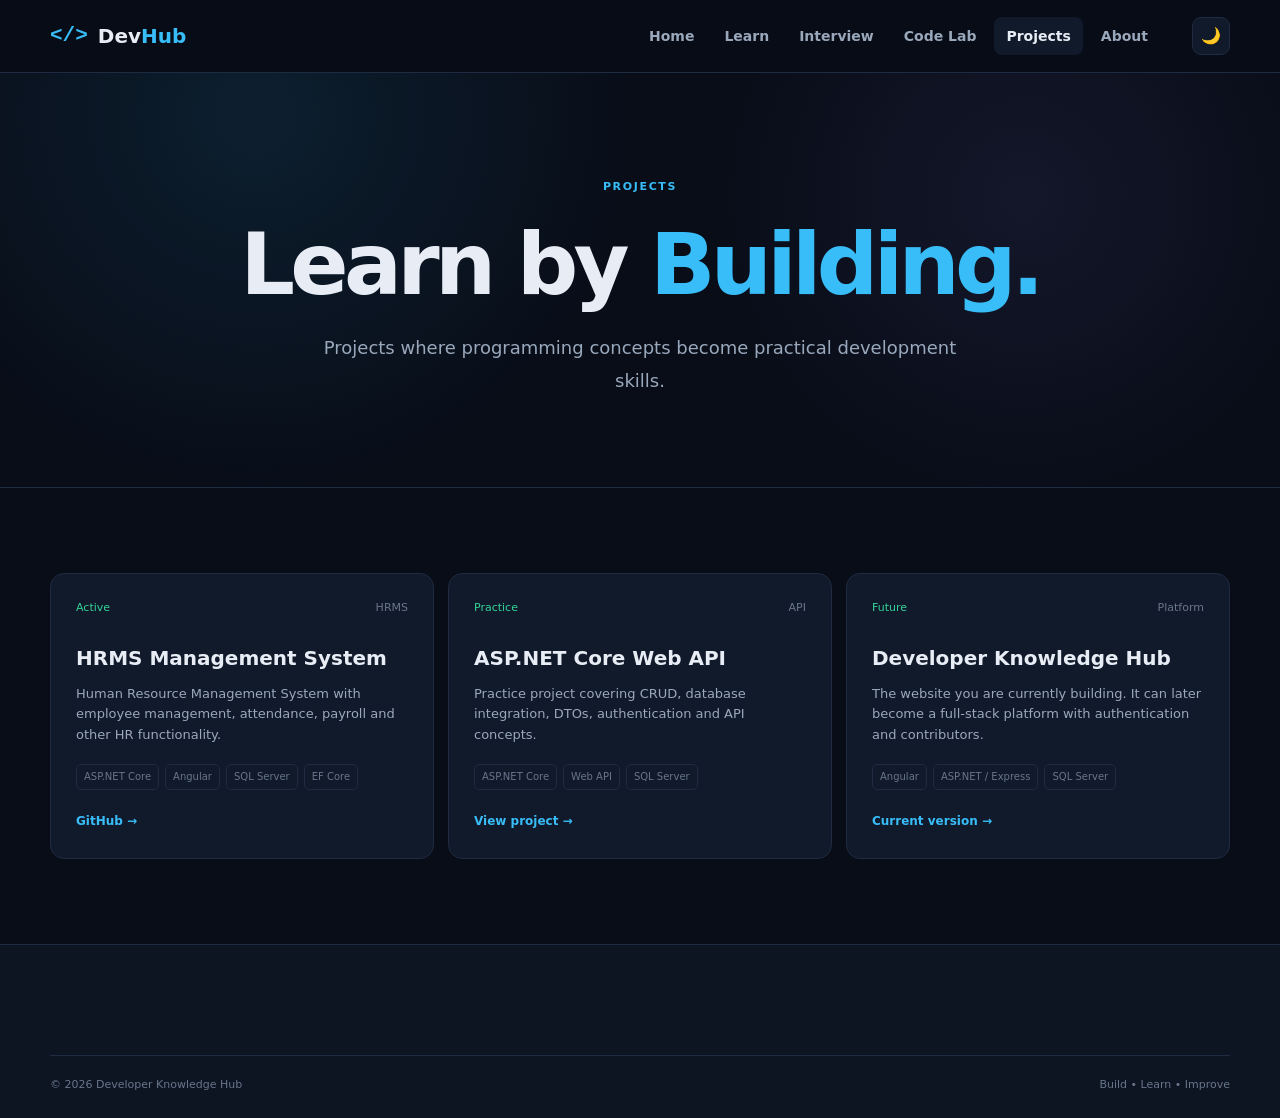
<file: projects.html>
<!DOCTYPE html>
<html lang="en">

<head>

    <meta charset="UTF-8">

    <meta name="viewport"
          content="width=device-width, initial-scale=1.0">

    <title>Projects | Developer Knowledge Hub</title>

    <link rel="stylesheet"
          href="assets/css/style.css">

</head>


<body>


<header class="site-header">

    <div class="container nav-container">

        <a href="index.html"
           class="logo">

            <span class="logo-symbol">
                &lt;/&gt;
            </span>

            <span>
                Dev<span>Hub</span>
            </span>

        </a>


        <button class="mobile-menu-btn"
                id="mobileMenuBtn">
            ☰
        </button>


        <nav class="main-nav"
             id="mainNav">

            <a href="index.html">Home</a>

            <a href="learn.html">Learn</a>

            <a href="interview.html">Interview</a>

            <a href="code.html">Code Lab</a>

            <a href="projects.html"
               class="active">
                Projects
            </a>

            <a href="about.html">About</a>

        </nav>


        <div class="nav-actions">

            <button class="theme-btn"
                    id="themeToggle">
                🌙
            </button>

        </div>

    </div>

</header>


<main>


<section class="hero">

    <div class="container hero-content">

        <span class="section-label">
            PROJECTS
        </span>

        <h1>
            Learn by <span>Building.</span>
        </h1>

        <p class="hero-subtitle">

            Projects where programming concepts
            become practical development skills.

        </p>

    </div>

</section>


<section class="section">

    <div class="container">


        <div class="project-grid">


            <article class="project-card">

                <div class="project-top">

                    <span class="project-status">
                        Active
                    </span>

                    <span>
                        HRMS
                    </span>

                </div>

                <h3>
                    HRMS Management System
                </h3>

                <p>
                    Human Resource Management System
                    with employee management, attendance,
                    payroll and other HR functionality.
                </p>

                <div class="project-tags">

                    <span>ASP.NET Core</span>
                    <span>Angular</span>
                    <span>SQL Server</span>
                    <span>EF Core</span>

                </div>

                <a href="https://github.com/kayumsntx/HRMS-Management-System"
                   target="_blank">
                    GitHub →
                </a>

            </article>


            <article class="project-card">

                <div class="project-top">

                    <span class="project-status">
                        Practice
                    </span>

                    <span>
                        API
                    </span>

                </div>

                <h3>
                    ASP.NET Core Web API
                </h3>

                <p>
                    Practice project covering CRUD,
                    database integration, DTOs,
                    authentication and API concepts.
                </p>

                <div class="project-tags">

                    <span>ASP.NET Core</span>
                    <span>Web API</span>
                    <span>SQL Server</span>

                </div>

                <a href="#">
                    View project →
                </a>

            </article>


            <article class="project-card">

                <div class="project-top">

                    <span class="project-status">
                        Future
                    </span>

                    <span>
                        Platform
                    </span>

                </div>

                <h3>
                    Developer Knowledge Hub
                </h3>

                <p>
                    The website you are currently building.
                    It can later become a full-stack platform
                    with authentication and contributors.
                </p>

                <div class="project-tags">

                    <span>Angular</span>
                    <span>ASP.NET / Express</span>
                    <span>SQL Server</span>

                </div>

                <a href="index.html">
                    Current version →
                </a>

            </article>


        </div>


    </div>

</section>


</main>


<footer class="site-footer">

    <div class="container">

        <div class="footer-bottom">

            <span>
                © <span id="currentYear"></span>
                Developer Knowledge Hub
            </span>

            <span>
                Build • Learn • Improve
            </span>

        </div>

    </div>

</footer>


<script src="assets/js/app.js"></script>

</body>
</html>
</file>
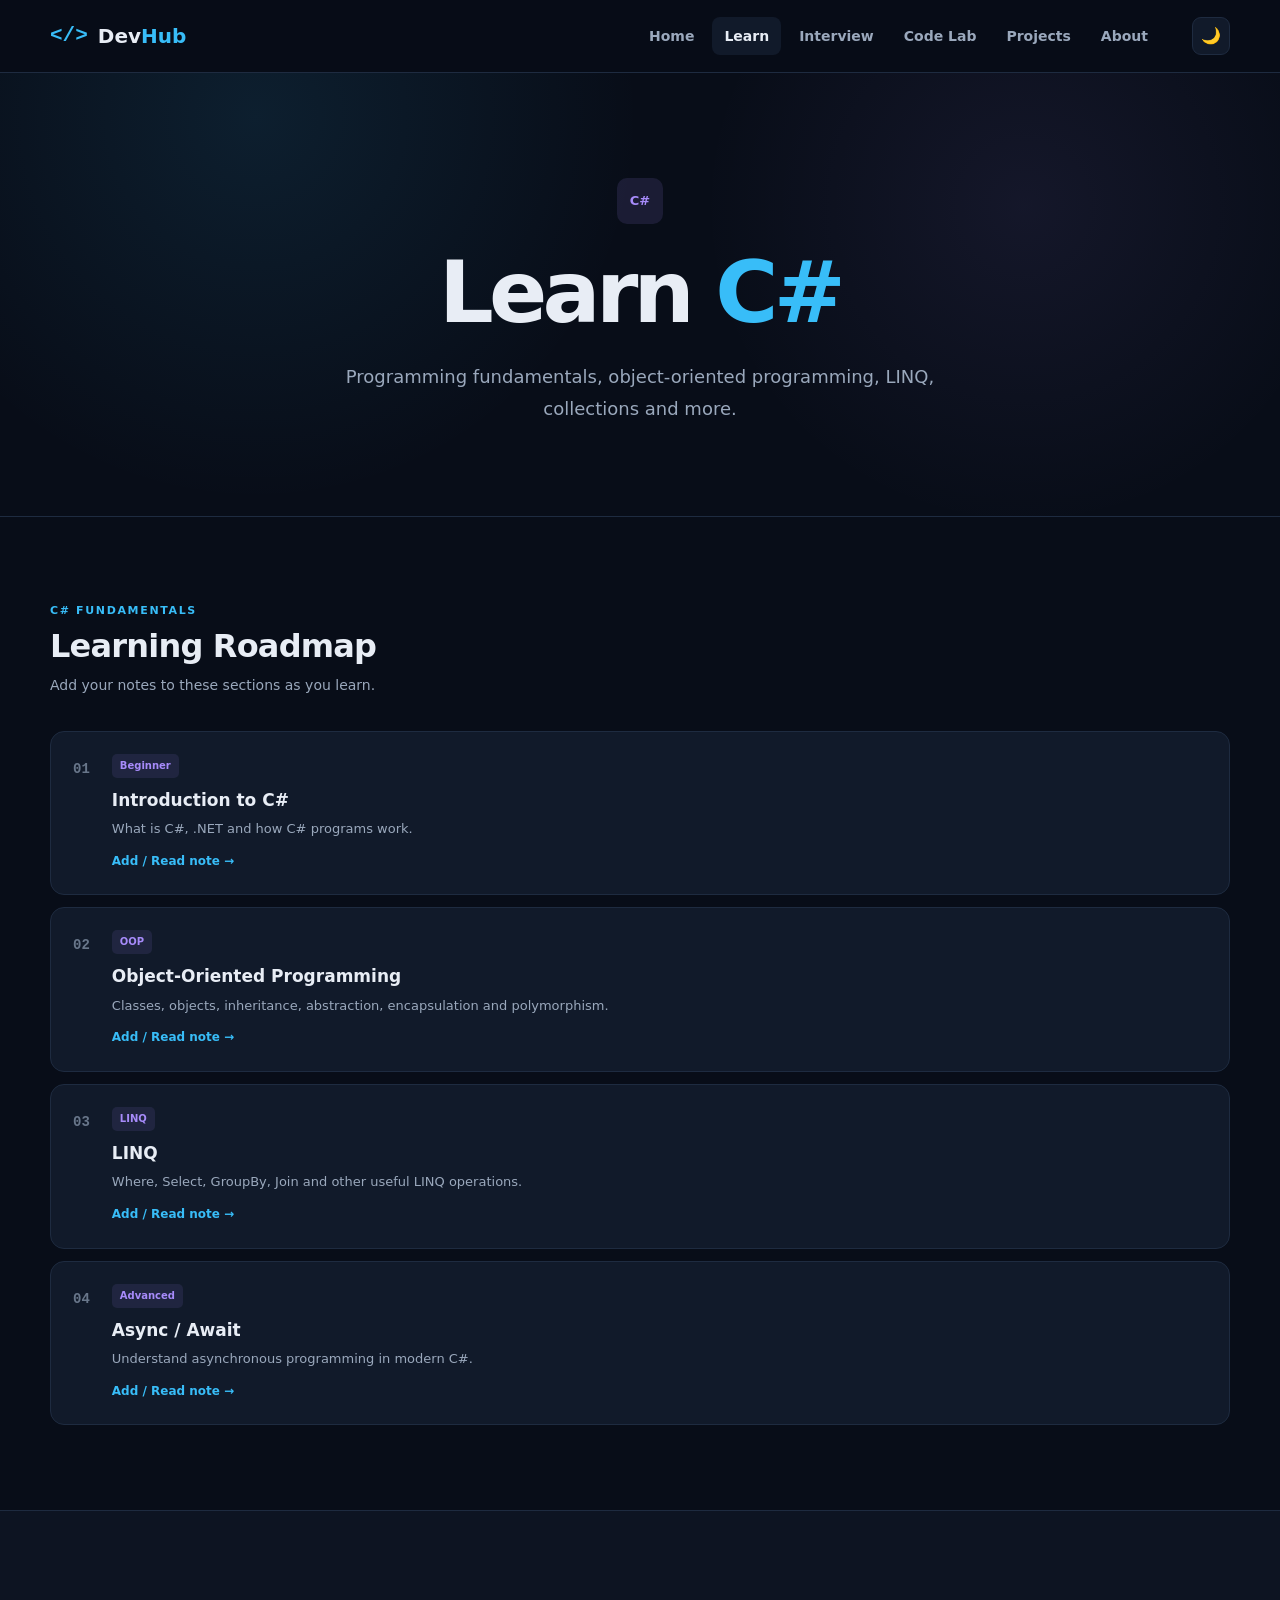
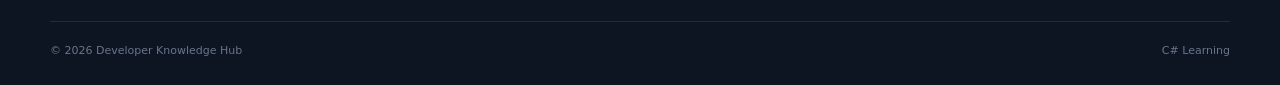
<file: topics/csharp.html>
<!DOCTYPE html>
<html lang="en">

<head>

    <meta charset="UTF-8">

    <meta name="viewport"
          content="width=device-width, initial-scale=1.0">

    <meta name="description"
          content="C# learning notes and examples.">

    <title>C# | Developer Knowledge Hub</title>

    <link rel="stylesheet"
          href="../assets/css/style.css">

</head>


<body>


<header class="site-header">

    <div class="container nav-container">

        <a href="../index.html"
           class="logo">

            <span class="logo-symbol">
                &lt;/&gt;
            </span>

            <span>
                Dev<span>Hub</span>
            </span>

        </a>


        <button class="mobile-menu-btn"
                id="mobileMenuBtn">
            ☰
        </button>


        <nav class="main-nav"
             id="mainNav">

            <a href="../index.html">
                Home
            </a>

            <a href="../learn.html"
               class="active">
                Learn
            </a>

            <a href="../interview.html">
                Interview
            </a>

            <a href="../code.html">
                Code Lab
            </a>

            <a href="../projects.html">
                Projects
            </a>

            <a href="../about.html">
                About
            </a>

        </nav>


        <div class="nav-actions">

            <button class="theme-btn"
                    id="themeToggle">
                🌙
            </button>

        </div>

    </div>

</header>


<main>


<section class="hero">

    <div class="container hero-content">

        <div class="topic-icon csharp-icon"
             style="margin:0 auto 20px;">
            C#
        </div>

        <h1>
            Learn <span>C#</span>
        </h1>

        <p class="hero-subtitle">

            Programming fundamentals,
            object-oriented programming,
            LINQ, collections and more.

        </p>

    </div>

</section>


<section class="section">

    <div class="container">


        <div class="section-heading">

            <div>

                <span class="section-label">
                    C# FUNDAMENTALS
                </span>

                <h2>
                    Learning Roadmap
                </h2>

                <p>
                    Add your notes to these sections as you learn.
                </p>

            </div>

        </div>


        <div class="notes-list">


            <article class="note-card">

                <div class="note-number">
                    01
                </div>

                <div class="note-content">

                    <div class="note-meta">

                        <span class="tag tag-purple">
                            Beginner
                        </span>

                    </div>

                    <h3>
                        Introduction to C#
                    </h3>

                    <p>
                        What is C#, .NET and how C# programs work.
                    </p>

                    <a href="#">
                        Add / Read note →
                    </a>

                </div>

            </article>


            <article class="note-card">

                <div class="note-number">
                    02
                </div>

                <div class="note-content">

                    <div class="note-meta">

                        <span class="tag tag-purple">
                            OOP
                        </span>

                    </div>

                    <h3>
                        Object-Oriented Programming
                    </h3>

                    <p>
                        Classes, objects, inheritance,
                        abstraction, encapsulation and polymorphism.
                    </p>

                    <a href="#">
                        Add / Read note →
                    </a>

                </div>

            </article>


            <article class="note-card">

                <div class="note-number">
                    03
                </div>

                <div class="note-content">

                    <div class="note-meta">

                        <span class="tag tag-purple">
                            LINQ
                        </span>

                    </div>

                    <h3>
                        LINQ
                    </h3>

                    <p>
                        Where, Select, GroupBy, Join
                        and other useful LINQ operations.
                    </p>

                    <a href="#">
                        Add / Read note →
                    </a>

                </div>

            </article>


            <article class="note-card">

                <div class="note-number">
                    04
                </div>

                <div class="note-content">

                    <div class="note-meta">

                        <span class="tag tag-purple">
                            Advanced
                        </span>

                    </div>

                    <h3>
                        Async / Await
                    </h3>

                    <p>
                        Understand asynchronous programming
                        in modern C#.
                    </p>

                    <a href="#">
                        Add / Read note →
                    </a>

                </div>

            </article>


        </div>


    </div>

</section>


</main>


<footer class="site-footer">

    <div class="container">

        <div class="footer-bottom">

            <span>
                © <span id="currentYear"></span>
                Developer Knowledge Hub
            </span>

            <span>
                C# Learning
            </span>

        </div>

    </div>

</footer>


<script src="../assets/js/app.js"></script>

</body>
</html>
</file>
<file: assets/css/style.css>
/* =========================================================
   DEVELOPER KNOWLEDGE HUB
   Main Stylesheet
========================================================= */


/* =========================================================
   ROOT
========================================================= */

:root {

    --bg: #080d18;
    --bg-secondary: #0d1422;
    --card: #111a2a;
    --card-hover: #162238;

    --border: #1e2b40;
    --border-hover: #30435f;

    --text: #e8edf5;
    --text-secondary: #9aa8bc;
    --text-muted: #68768a;

    --primary: #38bdf8;
    --primary-dark: #0ea5e9;

    --purple: #a78bfa;
    --green: #34d399;
    --orange: #fb923c;
    --pink: #f472b6;

    --max-width: 1180px;

    --radius: 14px;

    --shadow:
        0 10px 35px rgba(0, 0, 0, 0.20);

    --transition:
        all 0.25s ease;
}


/* Light theme */

body.light-theme {

    --bg: #f8fafc;
    --bg-secondary: #f1f5f9;
    --card: #ffffff;
    --card-hover: #f8fafc;

    --border: #e2e8f0;
    --border-hover: #cbd5e1;

    --text: #0f172a;
    --text-secondary: #475569;
    --text-muted: #64748b;

    --shadow:
        0 10px 30px rgba(15, 23, 42, 0.08);
}


/* =========================================================
   RESET
========================================================= */

* {
    margin: 0;
    padding: 0;
    box-sizing: border-box;
}


html {
    scroll-behavior: smooth;
}


body {

    font-family:
        Inter,
        ui-sans-serif,
        system-ui,
        -apple-system,
        BlinkMacSystemFont,
        "Segoe UI",
        sans-serif;

    background: var(--bg);
    color: var(--text);

    line-height: 1.6;

    transition:
        background 0.25s ease,
        color 0.25s ease;
}


a {
    color: inherit;
    text-decoration: none;
}


button,
input {
    font: inherit;
}


button {
    cursor: pointer;
}


/* =========================================================
   CONTAINER
========================================================= */

.container {

    width: min(
        calc(100% - 40px),
        var(--max-width)
    );

    margin-inline: auto;
}


/* =========================================================
   NAVBAR
========================================================= */

.site-header {

    position: sticky;
    top: 0;
    z-index: 1000;

    background:
        rgba(8, 13, 24, 0.90);

    border-bottom:
        1px solid var(--border);

    backdrop-filter:
        blur(16px);
}


.light-theme .site-header {

    background:
        rgba(248, 250, 252, 0.90);
}


.nav-container {

    min-height: 72px;

    display: flex;
    align-items: center;

    gap: 32px;
}


.logo {

    display: inline-flex;
    align-items: center;

    gap: 10px;

    font-size: 20px;
    font-weight: 800;

    white-space: nowrap;
}


.logo-symbol {

    color: var(--primary);

    font-family:
        "Courier New",
        monospace;

    font-size: 21px;
}


.logo span span {

    color: var(--primary);
}


.main-nav {

    display: flex;
    align-items: center;

    gap: 6px;

    margin-left: auto;
}


.main-nav a {

    padding:
        8px 12px;

    border-radius: 8px;

    color: var(--text-secondary);

    font-size: 14px;
    font-weight: 600;

    transition: var(--transition);
}


.main-nav a:hover,
.main-nav a.active {

    color: var(--text);

    background:
        var(--card);
}


.nav-actions {

    display: flex;
    align-items: center;

    gap: 10px;
}


.theme-btn {

    width: 38px;
    height: 38px;

    border:
        1px solid var(--border);

    border-radius: 9px;

    background: var(--card);

    color: var(--text);

    transition: var(--transition);
}


.theme-btn:hover {

    border-color:
        var(--border-hover);

    transform:
        translateY(-1px);
}


.github-btn {

    padding:
        8px 14px;

    border:
        1px solid var(--border);

    border-radius: 8px;

    font-size: 13px;
    font-weight: 700;

    background: var(--card);

    transition: var(--transition);
}


.github-btn:hover {

    border-color:
        var(--primary);

    color:
        var(--primary);
}


.mobile-menu-btn {

    display: none;

    margin-left: auto;

    width: 40px;
    height: 40px;

    border:
        1px solid var(--border);

    border-radius: 8px;

    background: var(--card);

    color: var(--text);

    font-size: 20px;
}


/* =========================================================
   HERO
========================================================= */

.hero {

    position: relative;

    overflow: hidden;

    padding:
        105px 0
        90px;

    border-bottom:
        1px solid var(--border);

    background:

        radial-gradient(
            circle at 20% 10%,
            rgba(56, 189, 248, 0.10),
            transparent 35%
        ),

        radial-gradient(
            circle at 80% 30%,
            rgba(167, 139, 250, 0.08),
            transparent 30%
        );
}


.hero-content {

    max-width: 900px;

    margin-inline: auto;

    text-align: center;
}


.hero-badge {

    display: inline-flex;

    align-items: center;

    gap: 8px;

    padding:
        7px 12px;

    border:
        1px solid var(--border);

    border-radius: 999px;

    background:
        var(--card);

    color:
        var(--text-secondary);

    font-size: 11px;

    font-weight: 800;

    letter-spacing:
        0.12em;
}


.pulse-dot {

    width: 7px;
    height: 7px;

    border-radius: 50%;

    background:
        var(--green);

    box-shadow:
        0 0 0 4px
        rgba(52, 211, 153, 0.10);
}


.hero h1 {

    margin-top: 25px;

    font-size:
        clamp(52px, 8vw, 86px);

    line-height: 1.02;

    letter-spacing:
        -0.055em;

    font-weight: 850;
}


.hero h1 span {

    color: var(--primary);
}


.hero-subtitle {

    max-width: 680px;

    margin:
        24px auto 0;

    color:
        var(--text-secondary);

    font-size: 18px;

    line-height: 1.8;
}


.hero-buttons {

    display: flex;

    justify-content: center;

    gap: 12px;

    margin-top: 32px;
}


.btn {

    display: inline-flex;

    justify-content: center;
    align-items: center;

    min-height: 46px;

    padding:
        0 20px;

    border-radius: 9px;

    font-size: 14px;

    font-weight: 750;

    transition:
        var(--transition);
}


.btn-primary {

    background:
        var(--primary);

    color:
        #03111a;
}


.btn-primary:hover {

    background:
        #7dd3fc;

    transform:
        translateY(-2px);
}


.btn-secondary {

    background:
        var(--card);

    border:
        1px solid var(--border);

    color:
        var(--text);
}


.btn-secondary:hover {

    border-color:
        var(--primary);

    color:
        var(--primary);

    transform:
        translateY(-2px);
}


/* =========================================================
   SEARCH
========================================================= */

.hero-search {

    position: relative;

    max-width: 680px;

    margin:
        35px auto 0;

    display: flex;
    align-items: center;

    height: 58px;

    padding:
        0 16px;

    border:
        1px solid var(--border);

    border-radius: 12px;

    background:
        rgba(17, 26, 42, 0.80);

    box-shadow:
        var(--shadow);
}


.search-icon {

    color:
        var(--text-muted);

    font-size: 24px;

    margin-right: 10px;
}


.hero-search input {

    flex: 1;

    min-width: 0;

    border: 0;

    outline: 0;

    background: transparent;

    color: var(--text);

    font-size: 14px;
}


.hero-search input::placeholder {

    color:
        var(--text-muted);
}


.hero-search kbd {

    padding:
        4px 7px;

    border:
        1px solid var(--border);

    border-radius: 5px;

    color:
        var(--text-muted);

    font-size: 11px;
}


.search-results {

    display: none;

    position: absolute;

    left: 0;
    right: 0;

    top: calc(100% + 8px);

    z-index: 100;

    background:
        var(--card);

    border:
        1px solid var(--border);

    border-radius: 10px;

    box-shadow:
        var(--shadow);

    text-align: left;

    overflow: hidden;
}


.search-results.show {

    display: block;
}


.search-result {

    display: block;

    padding:
        12px 16px;

    border-bottom:
        1px solid var(--border);

    transition:
        var(--transition);
}


.search-result:last-child {

    border-bottom: 0;
}


.search-result:hover {

    background:
        var(--card-hover);
}


.search-result-title {

    font-weight: 700;

    font-size: 14px;
}


.search-result-category {

    margin-top: 2px;

    color:
        var(--text-muted);

    font-size: 12px;
}


/* =========================================================
   TECHNOLOGY TAGS
========================================================= */

.technology-tags {

    display: flex;

    flex-wrap: wrap;

    justify-content: center;

    gap: 8px;

    margin-top: 22px;
}


.technology-tags span {

    padding:
        5px 10px;

    border:
        1px solid var(--border);

    border-radius: 6px;

    color:
        var(--text-muted);

    font-size: 11px;

    font-weight: 650;
}


/* =========================================================
   SECTIONS
========================================================= */

.section {

    padding:
        85px 0;
}


.section-alt {

    background:
        var(--bg-secondary);

    border-top:
        1px solid var(--border);

    border-bottom:
        1px solid var(--border);
}


.section-heading {

    display: flex;

    align-items: flex-end;

    justify-content: space-between;

    gap: 30px;

    margin-bottom: 34px;
}


.section-label {

    display: block;

    margin-bottom: 8px;

    color:
        var(--primary);

    font-size: 11px;

    font-weight: 800;

    letter-spacing:
        0.15em;
}


.section-heading h2 {

    font-size: 32px;

    line-height: 1.2;

    letter-spacing:
        -0.025em;
}


.section-heading p {

    max-width: 600px;

    margin-top: 9px;

    color:
        var(--text-secondary);

    font-size: 14px;
}


.text-link {

    color:
        var(--primary);

    font-size: 13px;

    font-weight: 700;

    white-space: nowrap;
}


.text-link:hover {

    text-decoration:
        underline;
}


/* =========================================================
   TOPIC GRID
========================================================= */

.topic-grid {

    display: grid;

    grid-template-columns:
        repeat(4, 1fr);

    gap: 14px;
}


.topic-card {

    min-height: 260px;

    padding: 22px;

    display: flex;

    flex-direction: column;

    border:
        1px solid var(--border);

    border-radius:
        var(--radius);

    background:
        var(--card);

    transition:
        var(--transition);
}


.topic-card:hover {

    transform:
        translateY(-4px);

    border-color:
        var(--border-hover);

    box-shadow:
        var(--shadow);
}


.topic-icon {

    width: 46px;
    height: 46px;

    display: flex;

    align-items: center;
    justify-content: center;

    border-radius: 10px;

    font-size: 13px;

    font-weight: 900;

    margin-bottom: 25px;
}


.csharp-icon {

    background:
        rgba(167, 139, 250, 0.12);

    color:
        var(--purple);
}


.dotnet-icon {

    background:
        rgba(56, 189, 248, 0.12);

    color:
        var(--primary);
}


.sql-icon {

    background:
        rgba(52, 211, 153, 0.12);

    color:
        var(--green);
}


.api-icon {

    background:
        rgba(251, 146, 60, 0.12);

    color:
        var(--orange);
}


.ef-icon {

    background:
        rgba(244, 114, 182, 0.12);

    color:
        var(--pink);
}


.angular-icon {

    background:
        rgba(239, 68, 68, 0.12);

    color:
        #f87171;
}


.node-icon {

    background:
        rgba(52, 211, 153, 0.12);

    color:
        var(--green);
}


.git-icon {

    background:
        rgba(251, 146, 60, 0.12);

    color:
        var(--orange);
}


.topic-card h3 {

    font-size: 18px;
}


.topic-card p {

    margin-top: 8px;

    color:
        var(--text-secondary);

    font-size: 13px;

    line-height: 1.7;
}


.topic-count {

    margin-top: auto;

    padding-top: 20px;

    color:
        var(--primary);

    font-size: 12px;

    font-weight: 700;
}


/* =========================================================
   NOTES
========================================================= */

.notes-list {

    display: grid;

    gap: 12px;
}


.note-card {

    display: flex;

    gap: 22px;

    padding: 22px;

    border:
        1px solid var(--border);

    border-radius:
        var(--radius);

    background:
        var(--card);

    transition:
        var(--transition);
}


.note-card:hover {

    border-color:
        var(--border-hover);
}


.note-number {

    color:
        var(--text-muted);

    font-family:
        "Courier New",
        monospace;

    font-size: 14px;

    font-weight: 700;

    padding-top: 4px;
}


.note-content {

    flex: 1;
}


.note-meta {

    display: flex;

    align-items: center;

    gap: 10px;

    color:
        var(--text-muted);

    font-size: 11px;
}


.tag {

    padding:
        4px 8px;

    border-radius: 5px;

    font-size: 10px;

    font-weight: 750;
}


.tag-blue {

    background:
        rgba(56, 189, 248, 0.10);

    color:
        var(--primary);
}


.tag-purple {

    background:
        rgba(167, 139, 250, 0.10);

    color:
        var(--purple);
}


.tag-green {

    background:
        rgba(52, 211, 153, 0.10);

    color:
        var(--green);
}


.note-content h3 {

    margin-top: 9px;

    font-size: 17px;
}


.note-content p {

    margin-top: 5px;

    color:
        var(--text-secondary);

    font-size: 13px;
}


.note-content a {

    display: inline-block;

    margin-top: 12px;

    color:
        var(--primary);

    font-size: 12px;

    font-weight: 700;
}


/* =========================================================
   INTERVIEW
========================================================= */

.interview-banner {

    display: grid;

    grid-template-columns:
        1.2fr 1fr;

    gap: 50px;

    padding: 55px;

    border:
        1px solid var(--border);

    border-radius:
        20px;

    background:

        radial-gradient(
            circle at 90% 10%,
            rgba(56, 189, 248, 0.10),
            transparent 35%
        ),

        var(--card);
}


.interview-content h2 {

    max-width: 600px;

    font-size: 40px;

    line-height: 1.2;

    letter-spacing:
        -0.035em;
}


.interview-content p {

    max-width: 580px;

    margin:
        16px 0 25px;

    color:
        var(--text-secondary);

    font-size: 14px;
}


.interview-topics {

    display: grid;

    grid-template-columns:
        repeat(2, 1fr);

    gap: 12px;

    align-content: center;
}


.interview-topics div {

    min-height: 125px;

    padding: 22px;

    display: flex;

    flex-direction: column;

    justify-content: center;

    border:
        1px solid var(--border);

    border-radius: 12px;

    background:
        var(--bg);
}


.interview-topics strong {

    color:
        var(--primary);

    font-size: 27px;
}


.interview-topics span {

    margin-top: 3px;

    color:
        var(--text-muted);

    font-size: 11px;
}


/* =========================================================
   CODE GRID
========================================================= */

.code-grid {

    display: grid;

    grid-template-columns:
        repeat(3, 1fr);

    gap: 14px;
}


.code-card {

    padding: 28px;

    border:
        1px solid var(--border);

    border-radius:
        var(--radius);

    background:
        var(--card);

    transition:
        var(--transition);
}


.code-card:hover {

    transform:
        translateY(-3px);

    border-color:
        var(--primary);
}


.code-card-icon {

    width: 48px;
    height: 48px;

    display: flex;

    align-items: center;
    justify-content: center;

    border-radius: 10px;

    background:
        rgba(56, 189, 248, 0.10);

    color:
        var(--primary);

    font-family:
        "Courier New",
        monospace;

    font-weight: 800;
}


.code-card h3 {

    margin-top: 22px;

    font-size: 18px;
}


.code-card p {

    margin-top: 8px;

    color:
        var(--text-secondary);

    font-size: 13px;

    line-height: 1.7;
}


/* =========================================================
   PROJECTS
========================================================= */

.project-grid {

    display: grid;

    grid-template-columns:
        repeat(3, 1fr);

    gap: 14px;
}


.project-card {

    padding: 25px;

    border:
        1px solid var(--border);

    border-radius:
        var(--radius);

    background:
        var(--card);
}


.project-top {

    display: flex;

    align-items: center;

    justify-content: space-between;

    color:
        var(--text-muted);

    font-size: 11px;
}


.project-status {

    color:
        var(--green);
}


.project-card h3 {

    margin-top: 25px;

    font-size: 20px;
}


.project-card p {

    margin-top: 10px;

    color:
        var(--text-secondary);

    font-size: 13px;
}


.project-tags {

    display: flex;

    flex-wrap: wrap;

    gap: 6px;

    margin-top: 18px;
}


.project-tags span {

    padding:
        4px 7px;

    border:
        1px solid var(--border);

    border-radius: 5px;

    color:
        var(--text-muted);

    font-size: 10px;
}


.project-card > a {

    display: inline-block;

    margin-top: 22px;

    color:
        var(--primary);

    font-size: 12px;

    font-weight: 700;
}


/* =========================================================
   CONTRIBUTION
========================================================= */

.contribute-card {

    display: flex;

    align-items: center;

    justify-content: space-between;

    gap: 30px;

    padding:
        45px;

    border:
        1px solid var(--border);

    border-radius:
        18px;

    background:
        linear-gradient(
            135deg,
            var(--card),
            var(--bg-secondary)
        );
}


.contribute-card h2 {

    font-size: 30px;
}


.contribute-card p {

    max-width: 650px;

    margin-top: 8px;

    color:
        var(--text-secondary);

    font-size: 14px;
}


/* =========================================================
   FOOTER
========================================================= */

.site-footer {

    border-top:
        1px solid var(--border);

    background:
        var(--bg-secondary);

    padding:
        60px 0 25px;
}


.footer-grid {

    display: grid;

    grid-template-columns:
        2fr 1fr 1fr 1fr;

    gap: 40px;
}


.footer-logo {

    margin-bottom: 14px;
}


.footer-description {

    max-width: 300px;

    color:
        var(--text-secondary);

    font-size: 13px;
}


.footer-grid h4 {

    margin-bottom: 15px;

    font-size: 13px;
}


.footer-grid > div:not(:first-child) a {

    display: block;

    margin-bottom: 8px;

    color:
        var(--text-muted);

    font-size: 12px;
}


.footer-grid > div:not(:first-child) a:hover {

    color:
        var(--primary);
}


.footer-bottom {

    display: flex;

    justify-content: space-between;

    gap: 20px;

    margin-top: 50px;

    padding-top: 20px;

    border-top:
        1px solid var(--border);

    color:
        var(--text-muted);

    font-size: 11px;
}


/* =========================================================
   TOAST
========================================================= */

.toast {

    position: fixed;

    right: 20px;
    bottom: 20px;

    z-index: 2000;

    max-width: 350px;

    padding:
        14px 18px;

    border:
        1px solid var(--border);

    border-radius: 10px;

    background:
        var(--card);

    color:
        var(--text);

    box-shadow:
        var(--shadow);

    font-size: 13px;

    animation:
        slideUp 0.25s ease;
}


@keyframes slideUp {

    from {

        opacity: 0;

        transform:
            translateY(10px);
    }

    to {

        opacity: 1;

        transform:
            translateY(0);
    }
}


/* =========================================================
   RESPONSIVE
========================================================= */

@media (max-width: 1000px) {

    .topic-grid {

        grid-template-columns:
            repeat(2, 1fr);
    }


    .interview-banner {

        grid-template-columns:
            1fr;
    }


    .code-grid,
    .project-grid {

        grid-template-columns:
            repeat(2, 1fr);
    }

}


@media (max-width: 760px) {

    .container {

        width:
            min(
                calc(100% - 28px),
                var(--max-width)
            );
    }


    .nav-container {

        min-height: 64px;
    }


    .main-nav {

        display: none;

        position: absolute;

        left: 14px;
        right: 14px;

        top: 70px;

        padding: 12px;

        flex-direction: column;

        align-items: stretch;

        border:
            1px solid var(--border);

        border-radius: 12px;

        background:
            var(--card);

        box-shadow:
            var(--shadow);
    }


    .main-nav.open {

        display: flex;
    }


    .main-nav a {

        padding:
            12px;
    }


    .nav-actions {

        margin-left: 0;
    }


    .github-btn {

        display: none;
    }


    .mobile-menu-btn {

        display: block;

        order: 3;
    }


    .hero {

        padding:
            75px 0;
    }


    .hero h1 {

        font-size:
            clamp(48px, 15vw, 70px);
    }


    .hero-subtitle {

        font-size: 15px;
    }


    .hero-buttons {

        flex-direction: column;
    }


    .hero-buttons .btn {

        width: 100%;
    }


    .section {

        padding:
            65px 0;
    }


    .section-heading {

        align-items: flex-start;

        flex-direction: column;

        gap: 12px;
    }


    .section-heading h2 {

        font-size: 27px;
    }


    .topic-grid,
    .code-grid,
    .project-grid {

        grid-template-columns:
            1fr;
    }


    .interview-banner {

        padding:
            30px 22px;
    }


    .interview-content h2 {

        font-size: 30px;
    }


    .interview-topics {

        grid-template-columns:
            1fr 1fr;
    }


    .contribute-card {

        flex-direction: column;

        align-items: flex-start;

        padding:
            30px 22px;
    }


    .footer-grid {

        grid-template-columns:
            1fr 1fr;
    }


    .footer-bottom {

        flex-direction: column;
    }

}


@media (max-width: 480px) {

    .hero-search kbd {

        display: none;
    }


    .technology-tags {

        justify-content: flex-start;
    }


    .note-card {

        gap: 12px;

        padding:
            16px;
    }


    .note-number {

        display: none;
    }


    .interview-topics {

        grid-template-columns:
            1fr;
    }


    .footer-grid {

        grid-template-columns:
            1fr;
    }

}
</file>
